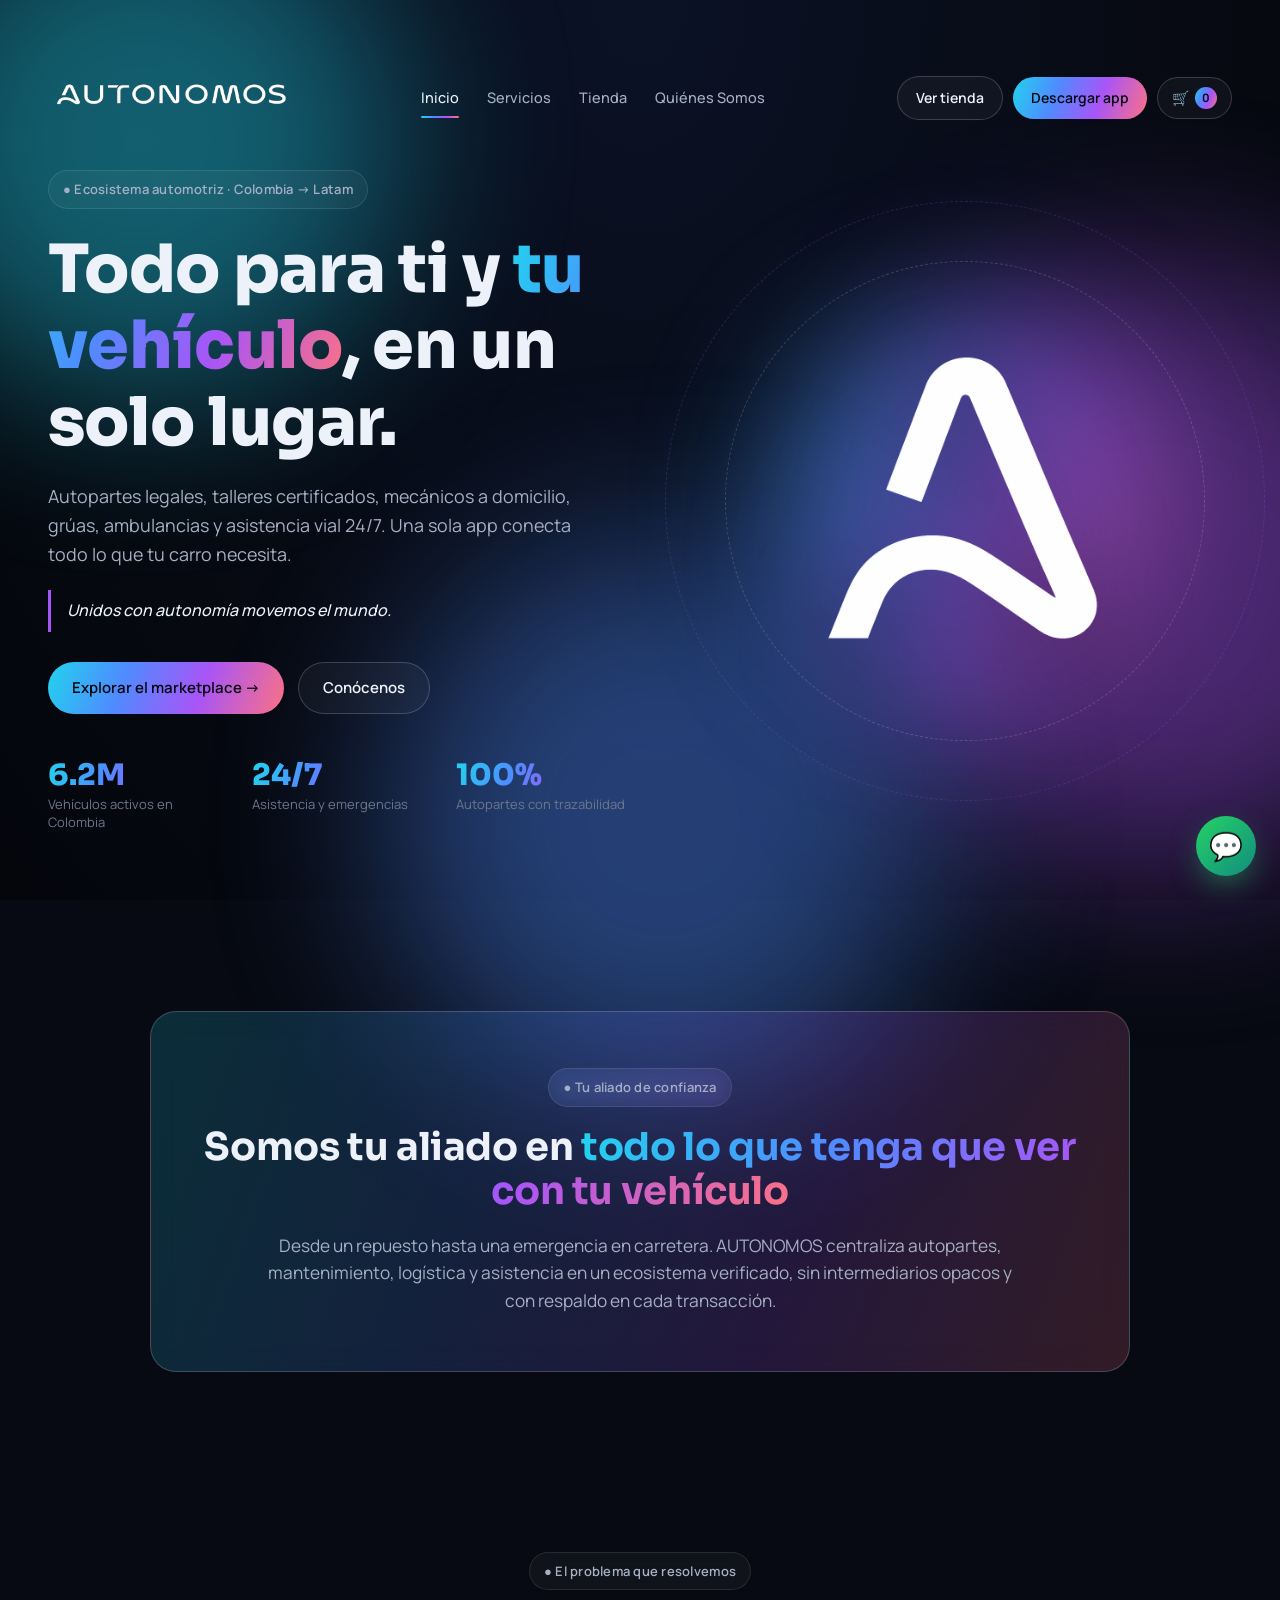
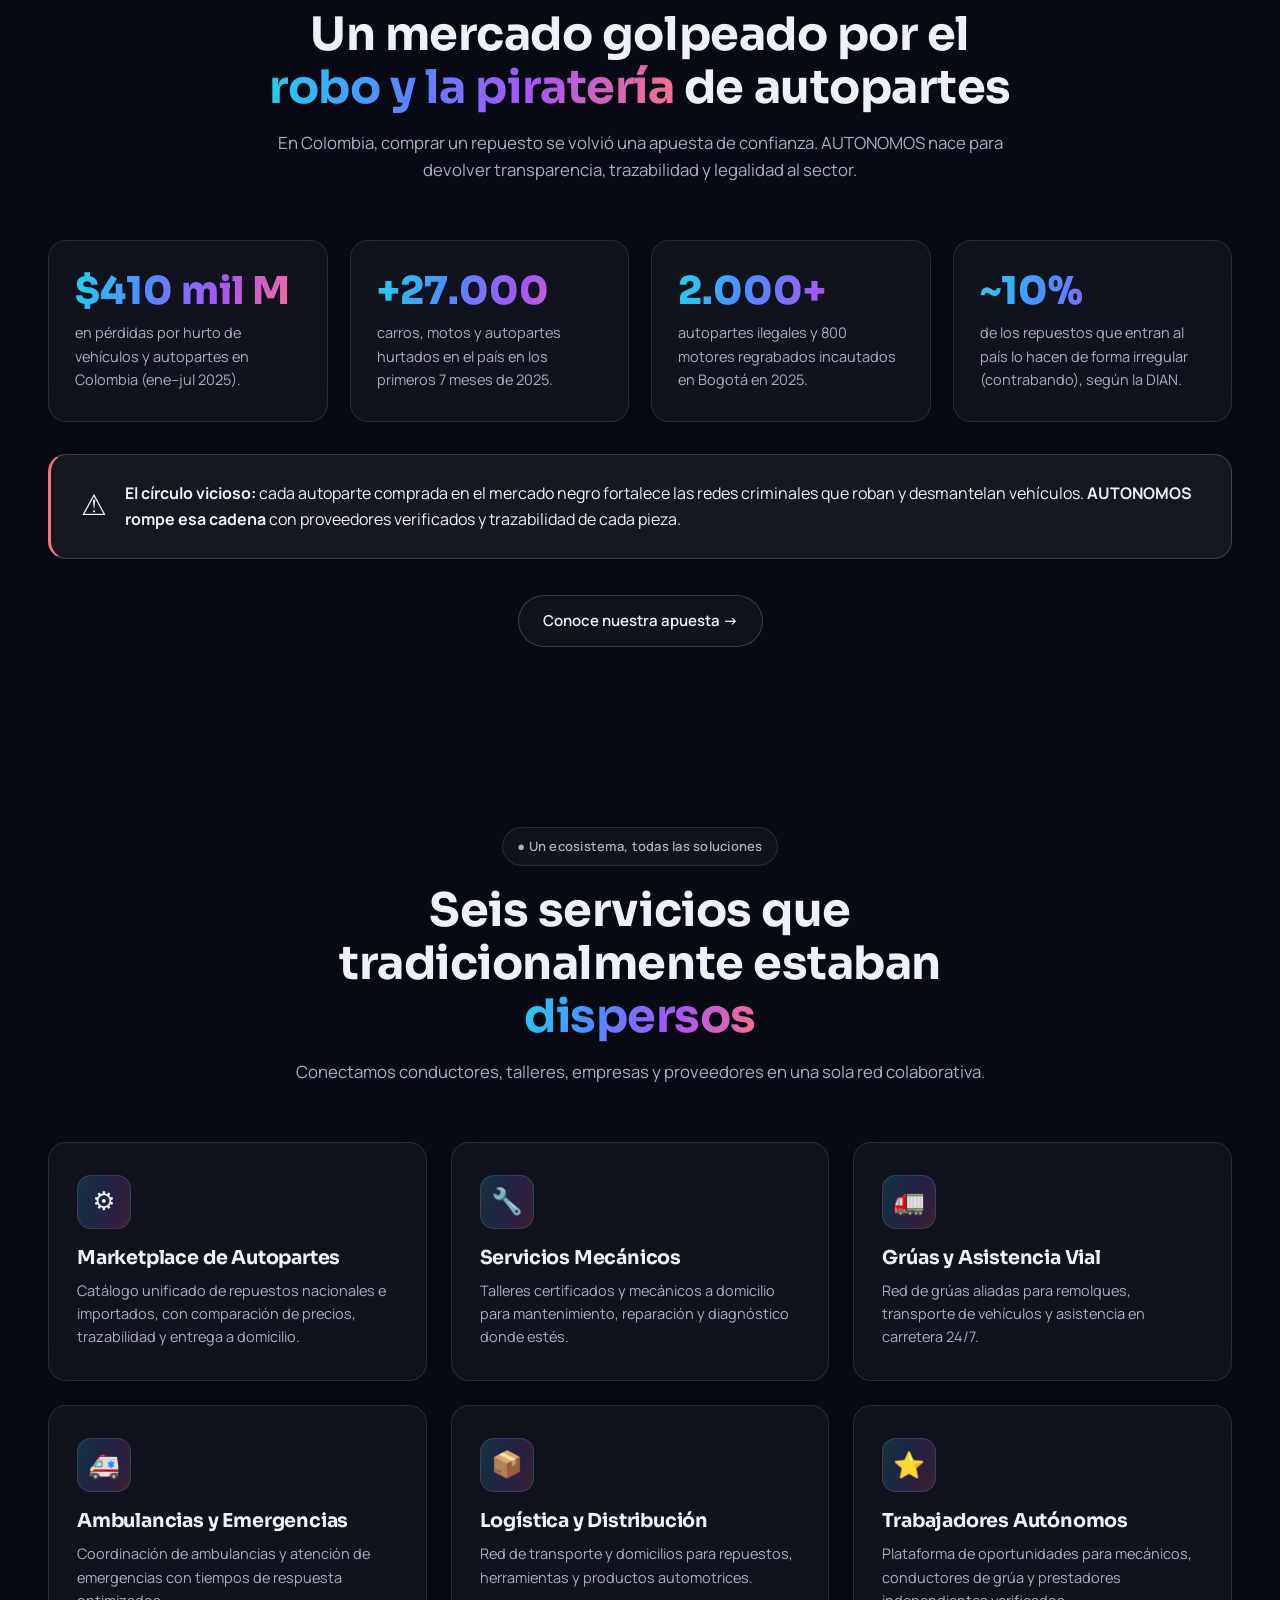
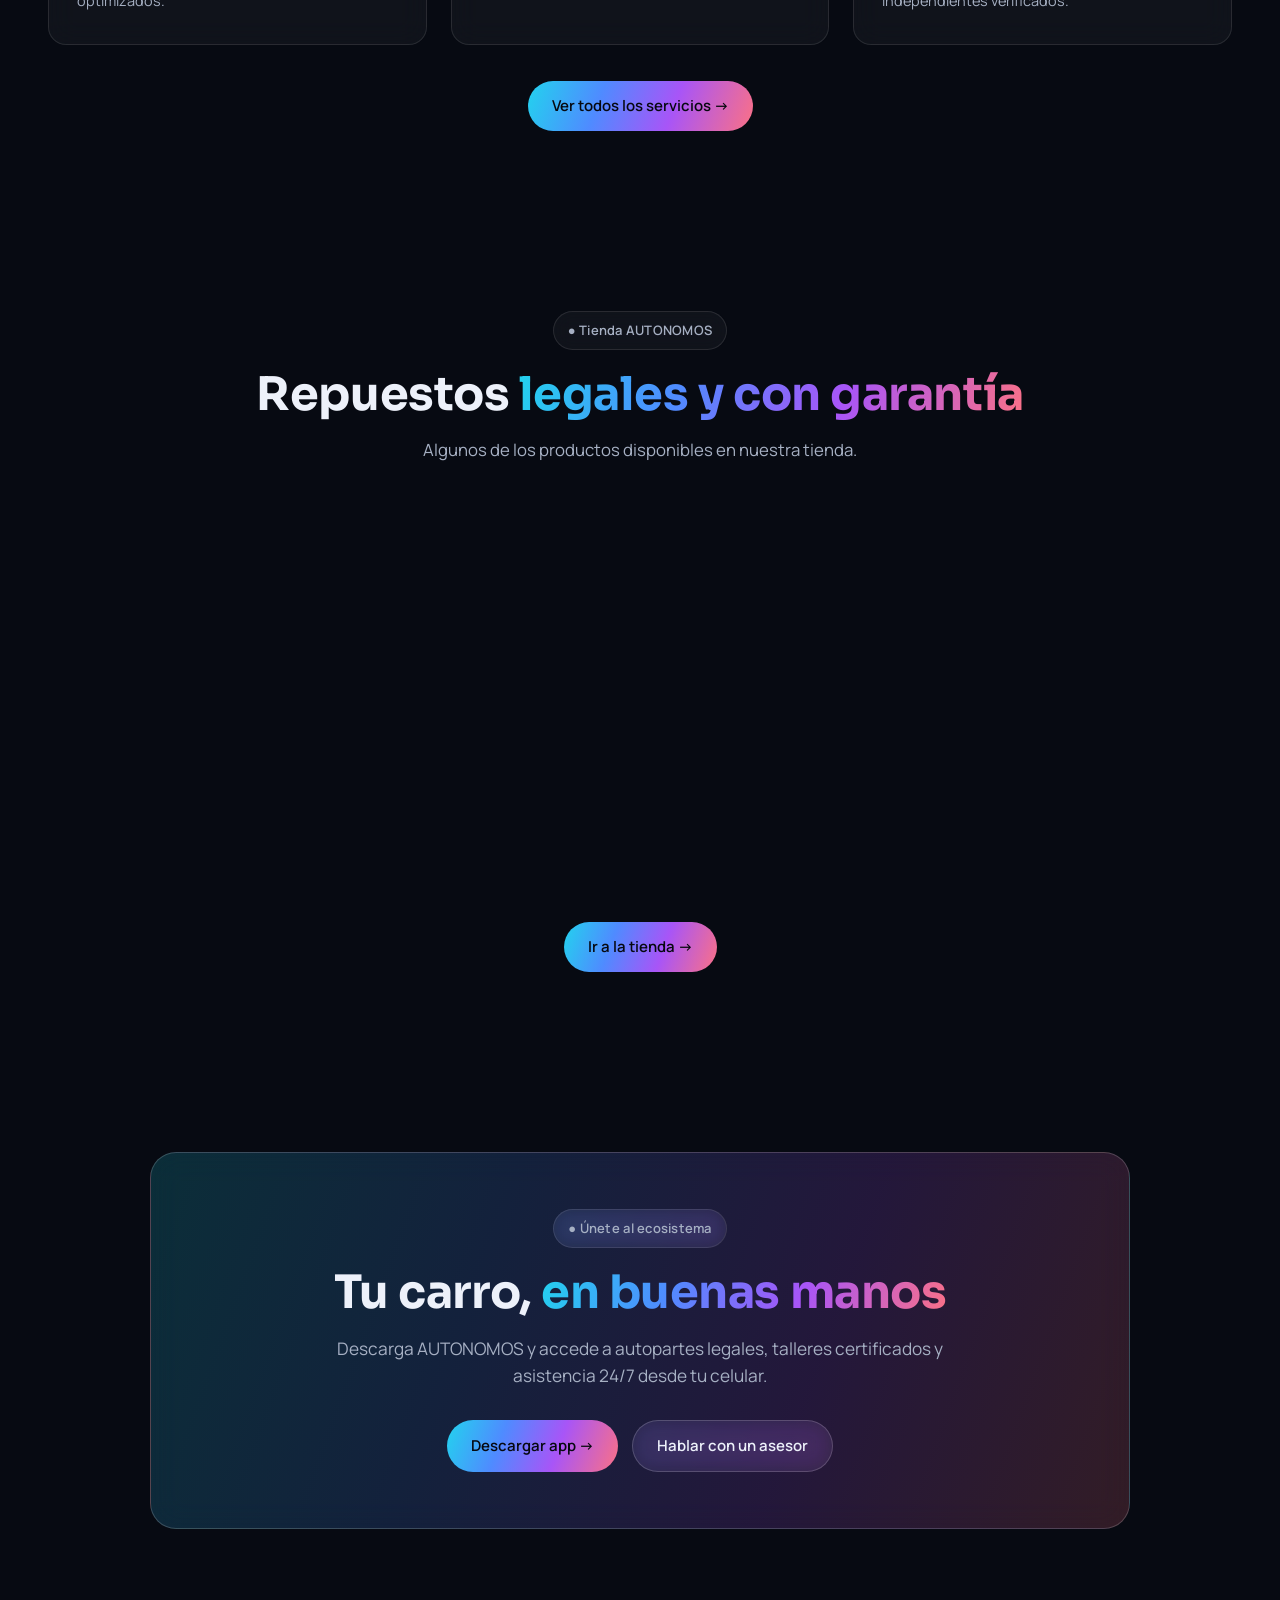
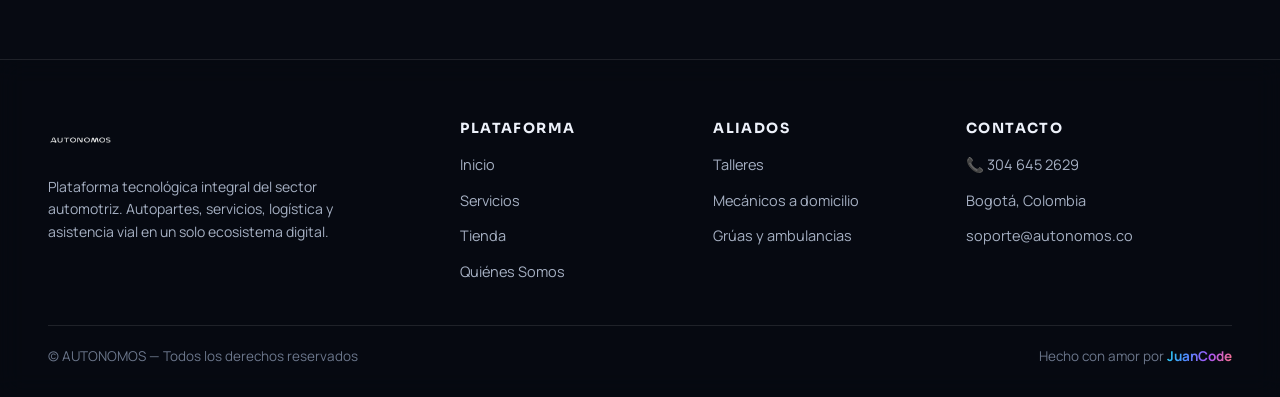
<file: index.html>
<!DOCTYPE html>
<html lang="es">
<head>
<meta charset="UTF-8" />
<meta name="viewport" content="width=device-width, initial-scale=1.0" />
<title>AUTONOMOS — Ecosistema automotriz: autopartes legales, talleres, grúas y asistencia 24/7</title>
<meta name="description" content="Plataforma tecnológica integral del sector automotriz colombiano. Autopartes legales, talleres certificados, mecánicos a domicilio, grúas, ambulancias y asistencia vial 24/7." />
<link rel="preconnect" href="https://fonts.googleapis.com">
<link rel="preconnect" href="https://fonts.gstatic.com" crossorigin>
<link href="https://fonts.googleapis.com/css2?family=Sora:wght@600;700;800&family=Manrope:wght@400;500;600;700&display=swap" rel="stylesheet">
<link rel="stylesheet" href="css/styles.css">
</head>
<body data-page="inicio">

<div class="bg-layer"></div>
<div class="bg-mesh"></div>
<div class="orb orb-1"></div>
<div class="orb orb-2"></div>
<div class="orb orb-3"></div>

<nav id="nav">
  <div class="nav-wrap">
    <a href="index.html" class="nav-logo">
      <img src="image/logo_largo.png" alt="AUTONOMOS" onerror="this.style.display='none'; this.nextElementSibling.style.display='inline-block';">
      <span class="fallback grad-text">AUTONOMOS</span>
    </a>
    <div class="nav-links">
      <a href="index.html" data-nav="inicio">Inicio</a>
      <a href="servicios.html" data-nav="servicios">Servicios</a>
      <a href="tienda.html" data-nav="tienda">Tienda</a>
      <a href="nosotros.html" data-nav="nosotros">Quiénes Somos</a>
    </div>
    <div class="nav-cta">
      <a href="tienda.html" class="btn btn-ghost">Ver tienda</a>
      <a href="#cta" class="btn btn-primary">Descargar app</a>
      <a href="tienda.html" class="cart-icon" aria-label="Carrito">🛒 <span class="cart-count" data-cart-count>0</span></a>
      <button class="hamburger" id="hamburger" aria-label="Menú"><span></span><span></span><span></span></button>
    </div>
  </div>
</nav>

<div class="mobile-menu" id="mobileMenu">
  <a href="index.html" data-nav="inicio">Inicio</a>
  <a href="servicios.html" data-nav="servicios">Servicios</a>
  <a href="tienda.html" data-nav="tienda">Tienda</a>
  <a href="nosotros.html" data-nav="nosotros">Quiénes Somos</a>
  <a href="#cta" class="btn btn-primary">Descargar app</a>
</div>

<!-- HERO -->
<section class="hero" id="inicio">
  <div class="container">
    <div class="hero-grid">
      <div class="hero-text reveal">
        <span class="eyebrow hero-eyebrow">● Ecosistema automotriz · Colombia → Latam</span>
        <h1>Todo para ti y <span class="grad-text">tu vehículo</span>, en un solo lugar.</h1>
        <p class="lead">Autopartes legales, talleres certificados, mecánicos a domicilio, grúas, ambulancias y asistencia vial 24/7. Una sola app conecta todo lo que tu carro necesita.</p>
        <p class="tagline">Unidos con autonomía movemos el mundo.</p>
        <div class="hero-cta">
          <a href="tienda.html" class="btn btn-primary">Explorar el marketplace →</a>
          <a href="nosotros.html" class="btn btn-ghost">Conócenos</a>
        </div>
        <div class="hero-stats">
          <div class="stat"><div class="stat-num">6.2M</div><div class="stat-label">Vehículos activos en Colombia</div></div>
          <div class="stat"><div class="stat-num">24/7</div><div class="stat-label">Asistencia y emergencias</div></div>
          <div class="stat"><div class="stat-num">100%</div><div class="stat-label">Autopartes con trazabilidad</div></div>
        </div>
      </div>
      <div class="hero-visual reveal">
        <div class="orbit orbit-1"></div>
        <div class="orbit orbit-2"></div>
        <div class="hero-glow"></div>
        <img src="image/logo.png" alt="AUTONOMOS" class="logo-float"
             onerror="this.style.display='none'; document.getElementById('heroFallback').style.display='block';">
        <div class="logo-fallback" id="heroFallback">
          <div class="big grad-text">AUTONOMOS</div>
          <div class="small">Coloca image/logo.png</div>
        </div>
      </div>
    </div>
  </div>
</section>

<!-- ALIADO -->
<section id="aliado">
  <div class="container">
    <div class="aliado-card reveal">
      <span class="eyebrow">● Tu aliado de confianza</span>
      <h3>Somos tu aliado en <span class="grad-text">todo lo que tenga que ver con tu vehículo</span></h3>
      <p>Desde un repuesto hasta una emergencia en carretera. AUTONOMOS centraliza autopartes, mantenimiento, logística y asistencia en un ecosistema verificado, sin intermediarios opacos y con respaldo en cada transacción.</p>
    </div>
  </div>
</section>

<!-- EL PROBLEMA -->
<section id="mercado">
  <div class="container">
    <div class="section-head reveal">
      <span class="eyebrow">● El problema que resolvemos</span>
      <h2>Un mercado golpeado por el <span class="grad-text">robo y la piratería</span> de autopartes</h2>
      <p>En Colombia, comprar un repuesto se volvió una apuesta de confianza. AUTONOMOS nace para devolver transparencia, trazabilidad y legalidad al sector.</p>
    </div>
    <div class="stat-grid">
      <div class="stat-card reveal"><div class="big">$410 mil M</div><div class="desc">en pérdidas por hurto de vehículos y autopartes en Colombia (ene–jul 2025).</div></div>
      <div class="stat-card reveal"><div class="big">+27.000</div><div class="desc">carros, motos y autopartes hurtados en el país en los primeros 7 meses de 2025.</div></div>
      <div class="stat-card reveal"><div class="big">2.000+</div><div class="desc">autopartes ilegales y 800 motores regrabados incautados en Bogotá en 2025.</div></div>
      <div class="stat-card reveal"><div class="big">~10%</div><div class="desc">de los repuestos que entran al país lo hacen de forma irregular (contrabando), según la DIAN.</div></div>
    </div>
    <div class="warn-card reveal">
      <div class="ico">⚠️</div>
      <p><strong>El círculo vicioso:</strong> cada autoparte comprada en el mercado negro fortalece las redes criminales que roban y desmantelan vehículos. <strong>AUTONOMOS rompe esa cadena</strong> con proveedores verificados y trazabilidad de cada pieza.</p>
    </div>
    <div class="center-cta reveal">
      <a href="nosotros.html" class="btn btn-ghost">Conoce nuestra apuesta →</a>
    </div>
  </div>
</section>

<!-- SERVICIOS resumen -->
<section id="servicios">
  <div class="container">
    <div class="section-head reveal">
      <span class="eyebrow">● Un ecosistema, todas las soluciones</span>
      <h2>Seis servicios que tradicionalmente estaban <span class="grad-text">dispersos</span></h2>
      <p>Conectamos conductores, talleres, empresas y proveedores en una sola red colaborativa.</p>
    </div>
    <div class="svc-grid">
      <div class="svc-card reveal"><div class="svc-ico">⚙️</div><h3>Marketplace de Autopartes</h3><p>Catálogo unificado de repuestos nacionales e importados, con comparación de precios, trazabilidad y entrega a domicilio.</p></div>
      <div class="svc-card reveal"><div class="svc-ico">🔧</div><h3>Servicios Mecánicos</h3><p>Talleres certificados y mecánicos a domicilio para mantenimiento, reparación y diagnóstico donde estés.</p></div>
      <div class="svc-card reveal"><div class="svc-ico">🚛</div><h3>Grúas y Asistencia Vial</h3><p>Red de grúas aliadas para remolques, transporte de vehículos y asistencia en carretera 24/7.</p></div>
      <div class="svc-card reveal"><div class="svc-ico">🚑</div><h3>Ambulancias y Emergencias</h3><p>Coordinación de ambulancias y atención de emergencias con tiempos de respuesta optimizados.</p></div>
      <div class="svc-card reveal"><div class="svc-ico">📦</div><h3>Logística y Distribución</h3><p>Red de transporte y domicilios para repuestos, herramientas y productos automotrices.</p></div>
      <div class="svc-card reveal"><div class="svc-ico">⭐</div><h3>Trabajadores Autónomos</h3><p>Plataforma de oportunidades para mecánicos, conductores de grúa y prestadores independientes verificados.</p></div>
    </div>
    <div class="center-cta reveal">
      <a href="servicios.html" class="btn btn-primary">Ver todos los servicios →</a>
    </div>
  </div>
</section>

<!-- PRODUCTOS DESTACADOS -->
<section id="destacados">
  <div class="container">
    <div class="section-head reveal">
      <span class="eyebrow">● Tienda AUTONOMOS</span>
      <h2>Repuestos <span class="grad-text">legales y con garantía</span></h2>
      <p>Algunos de los productos disponibles en nuestra tienda.</p>
    </div>
    <div class="prod-grid" id="featuredGrid"></div>
    <div class="center-cta reveal">
      <a href="tienda.html" class="btn btn-primary">Ir a la tienda →</a>
    </div>
  </div>
</section>

<!-- CTA FINAL -->
<section id="cta">
  <div class="container">
    <div class="cta-card reveal">
      <span class="eyebrow">● Únete al ecosistema</span>
      <h2>Tu carro, <span class="grad-text">en buenas manos</span></h2>
      <p>Descarga AUTONOMOS y accede a autopartes legales, talleres certificados y asistencia 24/7 desde tu celular.</p>
      <div class="row">
        <a href="#" class="btn btn-primary">Descargar app →</a>
        <a href="https://wa.me/573046452629" target="_blank" rel="noopener" class="btn btn-ghost">Hablar con un asesor</a>
      </div>
    </div>
  </div>
</section>

<footer>
  <div class="container">
    <div class="foot-grid">
      <div class="foot-col foot-brand">
        <img src="image/logo_largo.png" alt="AUTONOMOS" onerror="this.style.display='none'; this.nextElementSibling.style.display='inline-block';">
        <span class="fallback grad-text">AUTONOMOS</span>
        <p>Plataforma tecnológica integral del sector automotriz. Autopartes, servicios, logística y asistencia vial en un solo ecosistema digital.</p>
      </div>
      <div class="foot-col"><h4>Plataforma</h4><ul>
        <li><a href="index.html">Inicio</a></li>
        <li><a href="servicios.html">Servicios</a></li>
        <li><a href="tienda.html">Tienda</a></li>
        <li><a href="nosotros.html">Quiénes Somos</a></li>
      </ul></div>
      <div class="foot-col"><h4>Aliados</h4><ul>
        <li><a href="servicios.html">Talleres</a></li>
        <li><a href="servicios.html">Mecánicos a domicilio</a></li>
        <li><a href="servicios.html">Grúas y ambulancias</a></li>
      </ul></div>
      <div class="foot-col"><h4>Contacto</h4><ul>
        <li><a href="https://wa.me/573046452629" target="_blank" rel="noopener">📞 304 645 2629</a></li>
        <li><a href="#">Bogotá, Colombia</a></li>
        <li><a href="mailto:soporte@autonomos.co">soporte@autonomos.co</a></li>
      </ul></div>
    </div>
    <div class="foot-bar">
      <div>© AUTONOMOS — Todos los derechos reservados</div>
      <div>Hecho con amor por <span class="grad-text" style="font-weight:700;">JuanCode</span></div>
    </div>
  </div>
</footer>

<a href="https://wa.me/573046452629" target="_blank" rel="noopener" class="wa-float" aria-label="WhatsApp">💬</a>

<script src="js/data.js"></script>
<script src="js/cart.js"></script>
<script src="js/main.js"></script>
<script>
// Productos destacados (4 primeros)
(function(){
  const grid = document.getElementById('featuredGrid');
  if (!grid || !window.PRODUCTS) return;
  const items = window.PRODUCTS.slice(0, 4);
  grid.innerHTML = items.map(p => `
    <a href="producto.html?id=${p.id}" class="prod-card reveal">
      <div class="prod-media">
        <span class="prod-badge">✓ Legal</span>
        <span class="emoji">${p.e}</span>
      </div>
      <div class="prod-body">
        <div class="prod-cat">${p.cat}</div>
        <div class="prod-name">${p.n}</div>
        <div class="prod-desc">${p.d}</div>
        <div class="prod-foot">
          <div class="prod-price">${window.formatCOP(p.p)}</div>
          <button class="btn-add" data-id="${p.id}">Agregar +</button>
        </div>
      </div>
    </a>
  `).join('');

  grid.querySelectorAll('.btn-add').forEach(btn => {
    btn.addEventListener('click', (e) => {
      e.preventDefault(); e.stopPropagation();
      window.addToCart(btn.dataset.id);
      const orig = btn.textContent;
      btn.textContent = 'Agregado ✓';
      btn.classList.add('added');
      setTimeout(() => { btn.textContent = orig; btn.classList.remove('added'); }, 900);
    });
  });
})();
</script>
</body>
</html>
</file>
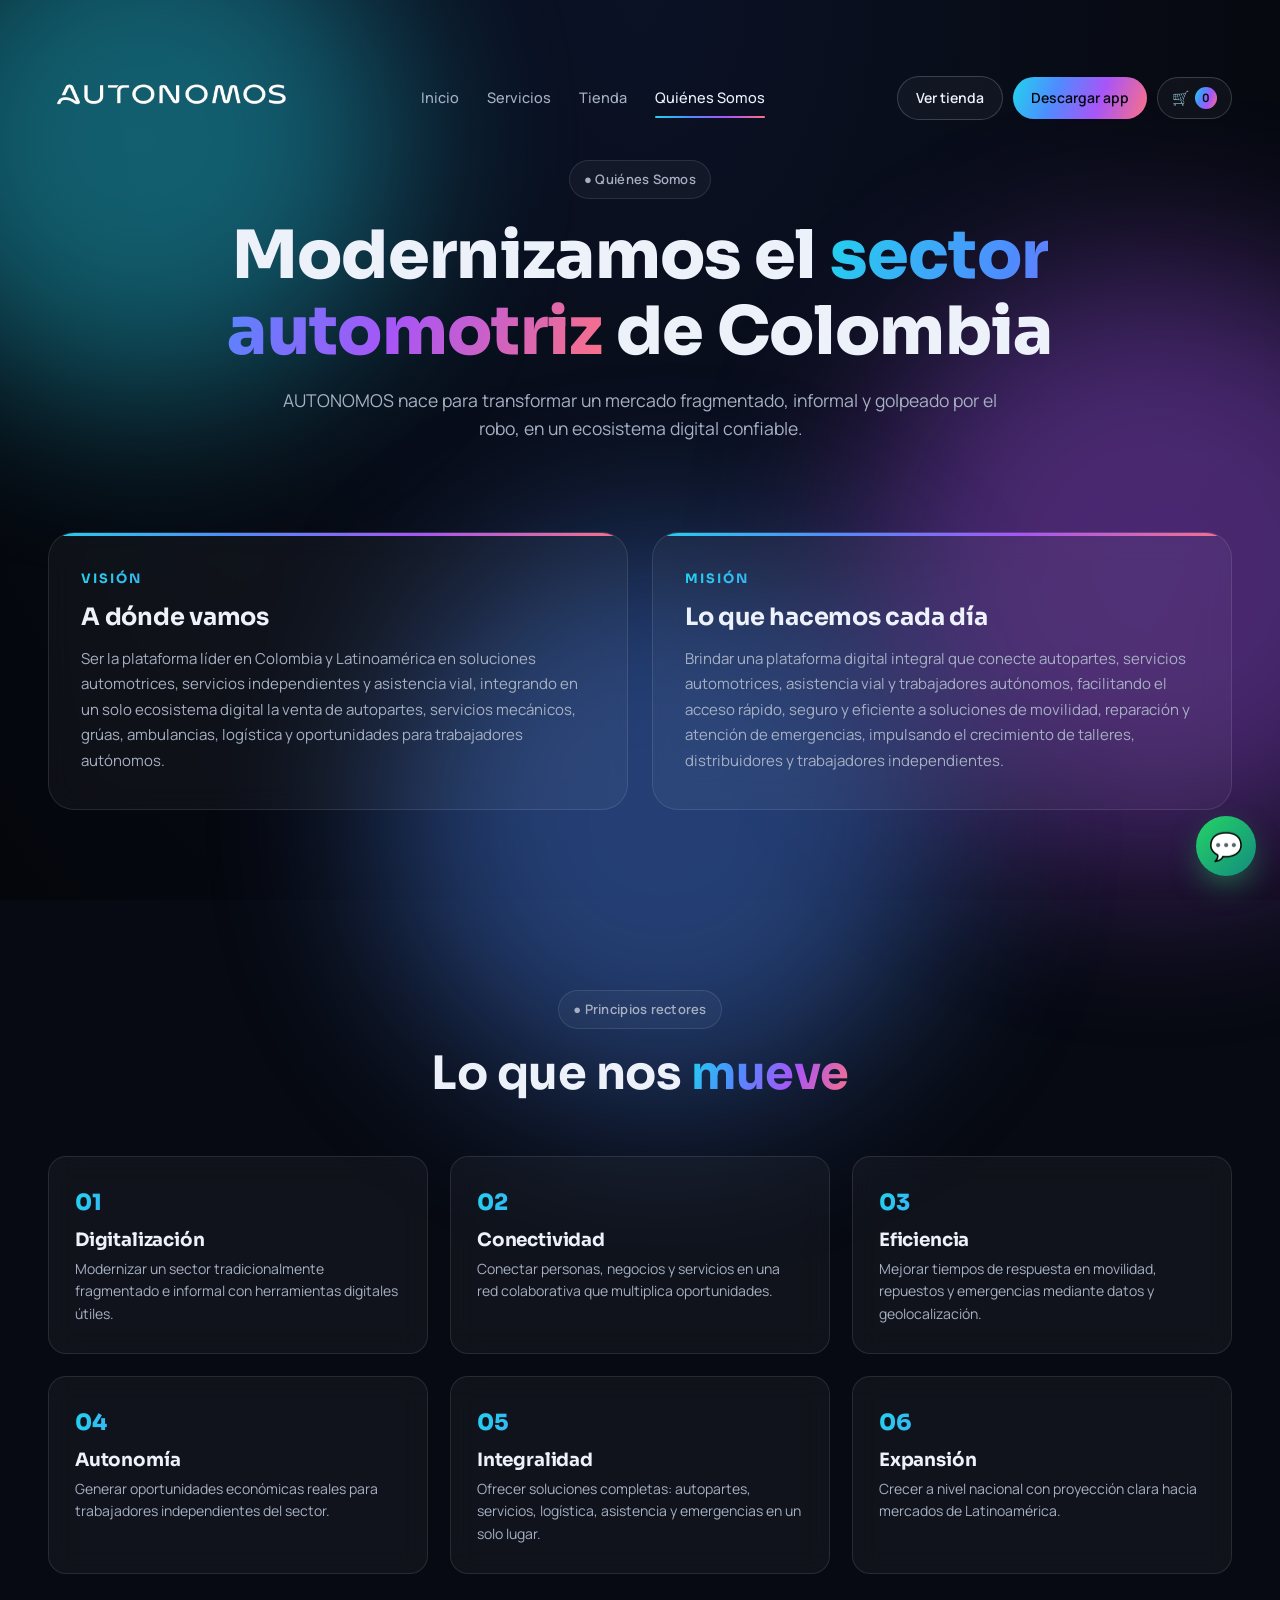
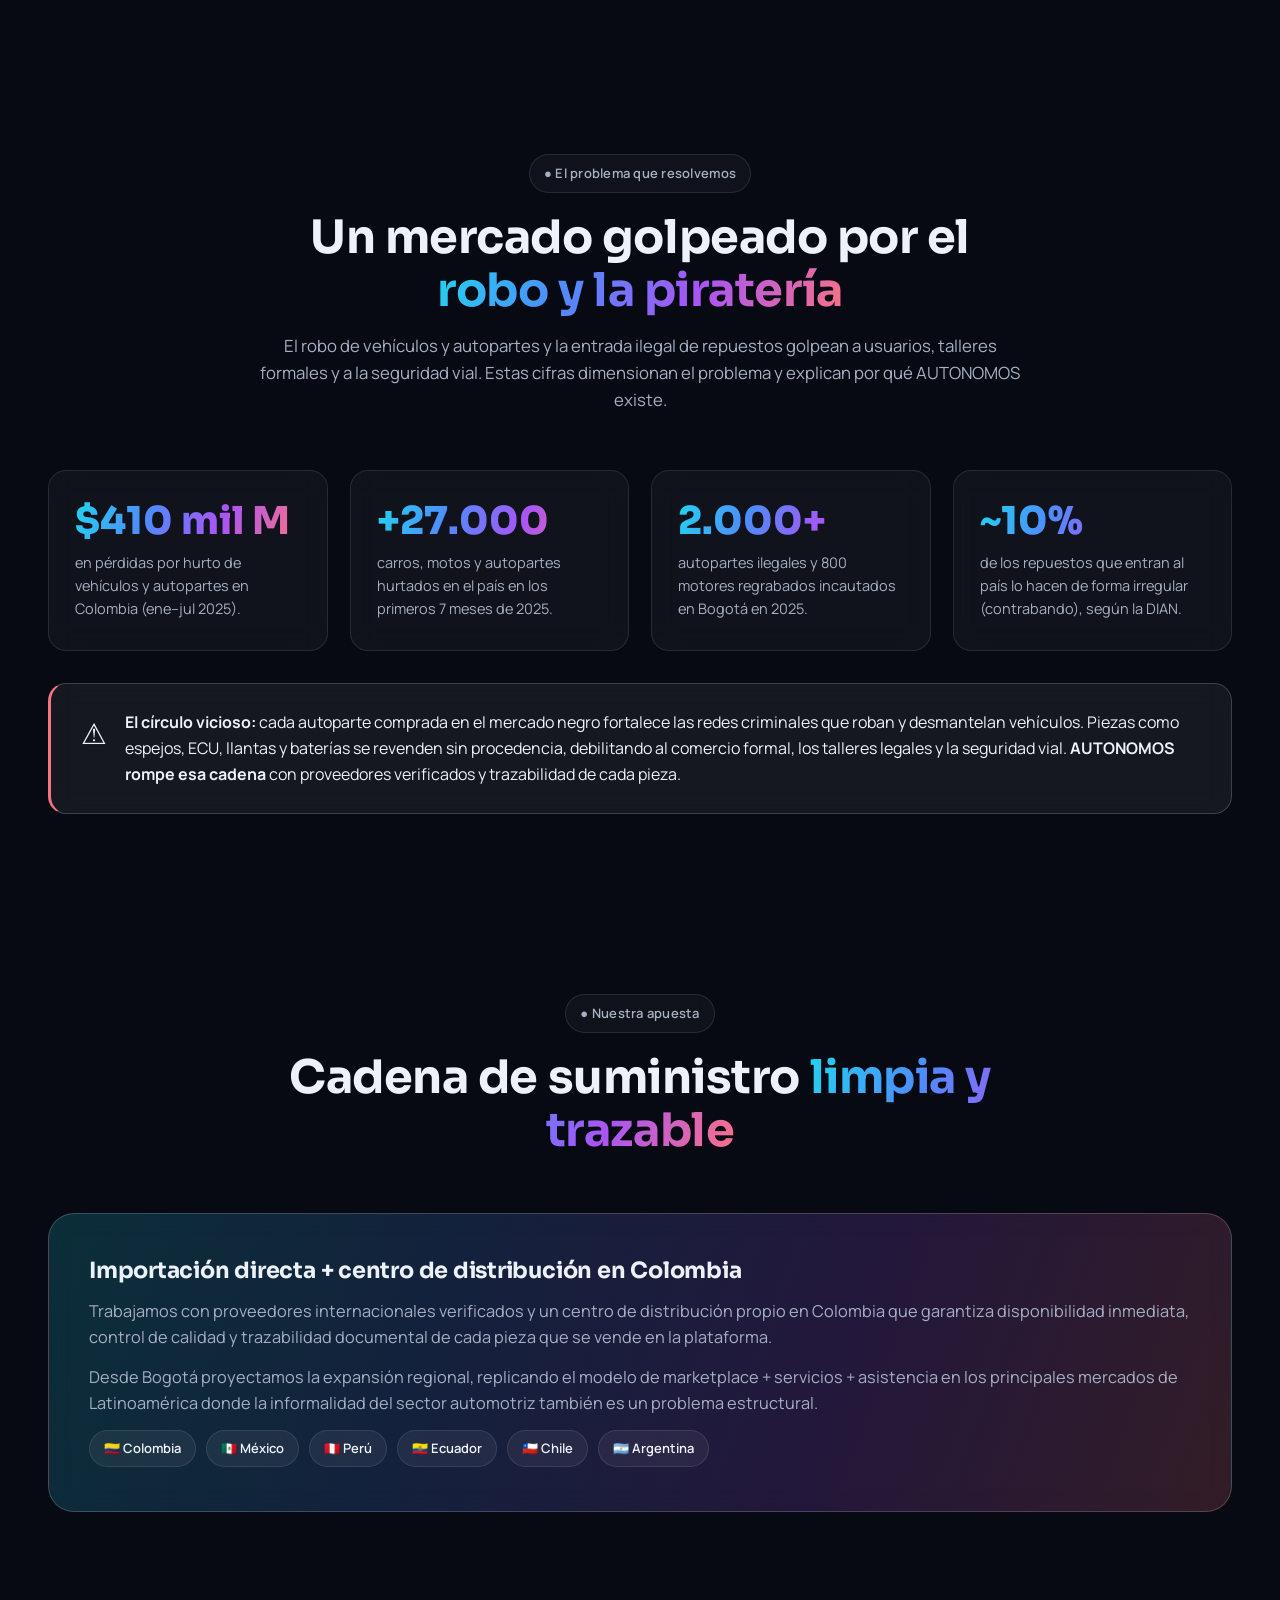
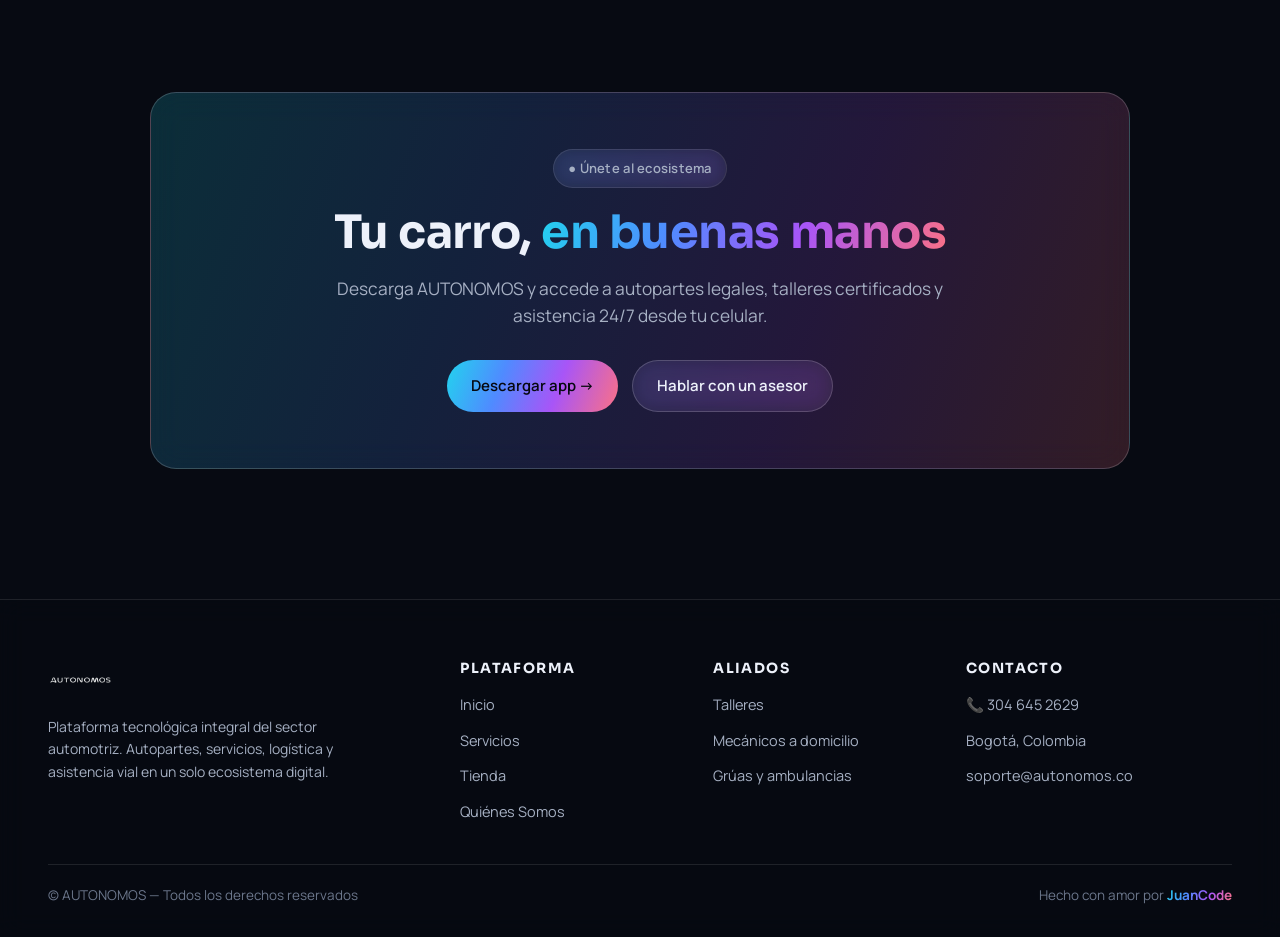
<file: nosotros.html>
<!DOCTYPE html>
<html lang="es">
<head>
<meta charset="UTF-8" />
<meta name="viewport" content="width=device-width, initial-scale=1.0" />
<title>Quiénes Somos — AUTONOMOS</title>
<meta name="description" content="AUTONOMOS modernizamos el sector automotriz colombiano: misión, visión, principios y apuesta de país." />
<link rel="preconnect" href="https://fonts.googleapis.com">
<link rel="preconnect" href="https://fonts.gstatic.com" crossorigin>
<link href="https://fonts.googleapis.com/css2?family=Sora:wght@600;700;800&family=Manrope:wght@400;500;600;700&display=swap" rel="stylesheet">
<link rel="stylesheet" href="css/styles.css">
</head>
<body data-page="nosotros">

<div class="bg-layer"></div>
<div class="bg-mesh"></div>
<div class="orb orb-1"></div>
<div class="orb orb-2"></div>
<div class="orb orb-3"></div>

<nav id="nav">
  <div class="nav-wrap">
    <a href="index.html" class="nav-logo">
      <img src="image/logo_largo.png" alt="AUTONOMOS" onerror="this.style.display='none'; this.nextElementSibling.style.display='inline-block';">
      <span class="fallback grad-text">AUTONOMOS</span>
    </a>
    <div class="nav-links">
      <a href="index.html" data-nav="inicio">Inicio</a>
      <a href="servicios.html" data-nav="servicios">Servicios</a>
      <a href="tienda.html" data-nav="tienda">Tienda</a>
      <a href="nosotros.html" data-nav="nosotros">Quiénes Somos</a>
    </div>
    <div class="nav-cta">
      <a href="tienda.html" class="btn btn-ghost">Ver tienda</a>
      <a href="#cta" class="btn btn-primary">Descargar app</a>
      <a href="tienda.html" class="cart-icon" aria-label="Carrito">🛒 <span class="cart-count" data-cart-count>0</span></a>
      <button class="hamburger" id="hamburger" aria-label="Menú"><span></span><span></span><span></span></button>
    </div>
  </div>
</nav>

<div class="mobile-menu" id="mobileMenu">
  <a href="index.html" data-nav="inicio">Inicio</a>
  <a href="servicios.html" data-nav="servicios">Servicios</a>
  <a href="tienda.html" data-nav="tienda">Tienda</a>
  <a href="nosotros.html" data-nav="nosotros">Quiénes Somos</a>
  <a href="#cta" class="btn btn-primary">Descargar app</a>
</div>

<section class="page-hero">
  <div class="container">
    <span class="eyebrow reveal">● Quiénes Somos</span>
    <h1 class="reveal">Modernizamos el <span class="grad-text">sector automotriz</span> de Colombia</h1>
    <p class="reveal">AUTONOMOS nace para transformar un mercado fragmentado, informal y golpeado por el robo, en un ecosistema digital confiable.</p>
  </div>
</section>

<section id="mision-vision" style="padding-top:20px;">
  <div class="container">
    <div class="mv-grid">
      <div class="mv-card reveal">
        <div class="label">Visión</div>
        <h3>A dónde vamos</h3>
        <p>Ser la plataforma líder en Colombia y Latinoamérica en soluciones automotrices, servicios independientes y asistencia vial, integrando en un solo ecosistema digital la venta de autopartes, servicios mecánicos, grúas, ambulancias, logística y oportunidades para trabajadores autónomos.</p>
      </div>
      <div class="mv-card reveal">
        <div class="label">Misión</div>
        <h3>Lo que hacemos cada día</h3>
        <p>Brindar una plataforma digital integral que conecte autopartes, servicios automotrices, asistencia vial y trabajadores autónomos, facilitando el acceso rápido, seguro y eficiente a soluciones de movilidad, reparación y atención de emergencias, impulsando el crecimiento de talleres, distribuidores y trabajadores independientes.</p>
      </div>
    </div>
  </div>
</section>

<section id="principios">
  <div class="container">
    <div class="section-head reveal">
      <span class="eyebrow">● Principios rectores</span>
      <h2>Lo que nos <span class="grad-text">mueve</span></h2>
    </div>
    <div class="principios-grid">
      <div class="principio-card reveal"><div class="num">01</div><h3>Digitalización</h3><p>Modernizar un sector tradicionalmente fragmentado e informal con herramientas digitales útiles.</p></div>
      <div class="principio-card reveal"><div class="num">02</div><h3>Conectividad</h3><p>Conectar personas, negocios y servicios en una red colaborativa que multiplica oportunidades.</p></div>
      <div class="principio-card reveal"><div class="num">03</div><h3>Eficiencia</h3><p>Mejorar tiempos de respuesta en movilidad, repuestos y emergencias mediante datos y geolocalización.</p></div>
      <div class="principio-card reveal"><div class="num">04</div><h3>Autonomía</h3><p>Generar oportunidades económicas reales para trabajadores independientes del sector.</p></div>
      <div class="principio-card reveal"><div class="num">05</div><h3>Integralidad</h3><p>Ofrecer soluciones completas: autopartes, servicios, logística, asistencia y emergencias en un solo lugar.</p></div>
      <div class="principio-card reveal"><div class="num">06</div><h3>Expansión</h3><p>Crecer a nivel nacional con proyección clara hacia mercados de Latinoamérica.</p></div>
    </div>
  </div>
</section>

<section id="mercado-amp">
  <div class="container">
    <div class="section-head reveal">
      <span class="eyebrow">● El problema que resolvemos</span>
      <h2>Un mercado golpeado por el <span class="grad-text">robo y la piratería</span></h2>
      <p>El robo de vehículos y autopartes y la entrada ilegal de repuestos golpean a usuarios, talleres formales y a la seguridad vial. Estas cifras dimensionan el problema y explican por qué AUTONOMOS existe.</p>
    </div>
    <div class="stat-grid">
      <div class="stat-card reveal"><div class="big">$410 mil M</div><div class="desc">en pérdidas por hurto de vehículos y autopartes en Colombia (ene–jul 2025).</div></div>
      <div class="stat-card reveal"><div class="big">+27.000</div><div class="desc">carros, motos y autopartes hurtados en el país en los primeros 7 meses de 2025.</div></div>
      <div class="stat-card reveal"><div class="big">2.000+</div><div class="desc">autopartes ilegales y 800 motores regrabados incautados en Bogotá en 2025.</div></div>
      <div class="stat-card reveal"><div class="big">~10%</div><div class="desc">de los repuestos que entran al país lo hacen de forma irregular (contrabando), según la DIAN.</div></div>
    </div>
    <div class="warn-card reveal">
      <div class="ico">⚠️</div>
      <p><strong>El círculo vicioso:</strong> cada autoparte comprada en el mercado negro fortalece las redes criminales que roban y desmantelan vehículos. Piezas como espejos, ECU, llantas y baterías se revenden sin procedencia, debilitando al comercio formal, los talleres legales y la seguridad vial. <strong>AUTONOMOS rompe esa cadena</strong> con proveedores verificados y trazabilidad de cada pieza.</p>
    </div>
  </div>
</section>

<section id="apuesta">
  <div class="container">
    <div class="section-head reveal">
      <span class="eyebrow">● Nuestra apuesta</span>
      <h2>Cadena de suministro <span class="grad-text">limpia y trazable</span></h2>
    </div>
    <div class="expand-card reveal">
      <h3>Importación directa + centro de distribución en Colombia</h3>
      <p>Trabajamos con proveedores internacionales verificados y un centro de distribución propio en Colombia que garantiza disponibilidad inmediata, control de calidad y trazabilidad documental de cada pieza que se vende en la plataforma.</p>
      <p>Desde Bogotá proyectamos la expansión regional, replicando el modelo de marketplace + servicios + asistencia en los principales mercados de Latinoamérica donde la informalidad del sector automotriz también es un problema estructural.</p>
      <div class="flags">
        <span class="flag-chip">🇨🇴 Colombia</span>
        <span class="flag-chip">🇲🇽 México</span>
        <span class="flag-chip">🇵🇪 Perú</span>
        <span class="flag-chip">🇪🇨 Ecuador</span>
        <span class="flag-chip">🇨🇱 Chile</span>
        <span class="flag-chip">🇦🇷 Argentina</span>
      </div>
    </div>
  </div>
</section>

<section id="cta">
  <div class="container">
    <div class="cta-card reveal">
      <span class="eyebrow">● Únete al ecosistema</span>
      <h2>Tu carro, <span class="grad-text">en buenas manos</span></h2>
      <p>Descarga AUTONOMOS y accede a autopartes legales, talleres certificados y asistencia 24/7 desde tu celular.</p>
      <div class="row">
        <a href="#" class="btn btn-primary">Descargar app →</a>
        <a href="https://wa.me/573046452629" target="_blank" rel="noopener" class="btn btn-ghost">Hablar con un asesor</a>
      </div>
    </div>
  </div>
</section>

<footer>
  <div class="container">
    <div class="foot-grid">
      <div class="foot-col foot-brand">
        <img src="image/logo_largo.png" alt="AUTONOMOS" onerror="this.style.display='none'; this.nextElementSibling.style.display='inline-block';">
        <span class="fallback grad-text">AUTONOMOS</span>
        <p>Plataforma tecnológica integral del sector automotriz. Autopartes, servicios, logística y asistencia vial en un solo ecosistema digital.</p>
      </div>
      <div class="foot-col"><h4>Plataforma</h4><ul>
        <li><a href="index.html">Inicio</a></li>
        <li><a href="servicios.html">Servicios</a></li>
        <li><a href="tienda.html">Tienda</a></li>
        <li><a href="nosotros.html">Quiénes Somos</a></li>
      </ul></div>
      <div class="foot-col"><h4>Aliados</h4><ul>
        <li><a href="servicios.html">Talleres</a></li>
        <li><a href="servicios.html">Mecánicos a domicilio</a></li>
        <li><a href="servicios.html">Grúas y ambulancias</a></li>
      </ul></div>
      <div class="foot-col"><h4>Contacto</h4><ul>
        <li><a href="https://wa.me/573046452629" target="_blank" rel="noopener">📞 304 645 2629</a></li>
        <li><a href="#">Bogotá, Colombia</a></li>
        <li><a href="mailto:soporte@autonomos.co">soporte@autonomos.co</a></li>
      </ul></div>
    </div>
    <div class="foot-bar">
      <div>© AUTONOMOS — Todos los derechos reservados</div>
      <div>Hecho con amor por <span class="grad-text" style="font-weight:700;">JuanCode</span></div>
    </div>
  </div>
</footer>

<a href="https://wa.me/573046452629" target="_blank" rel="noopener" class="wa-float" aria-label="WhatsApp">💬</a>

<script src="js/data.js"></script>
<script src="js/cart.js"></script>
<script src="js/main.js"></script>
</body>
</html>
</file>
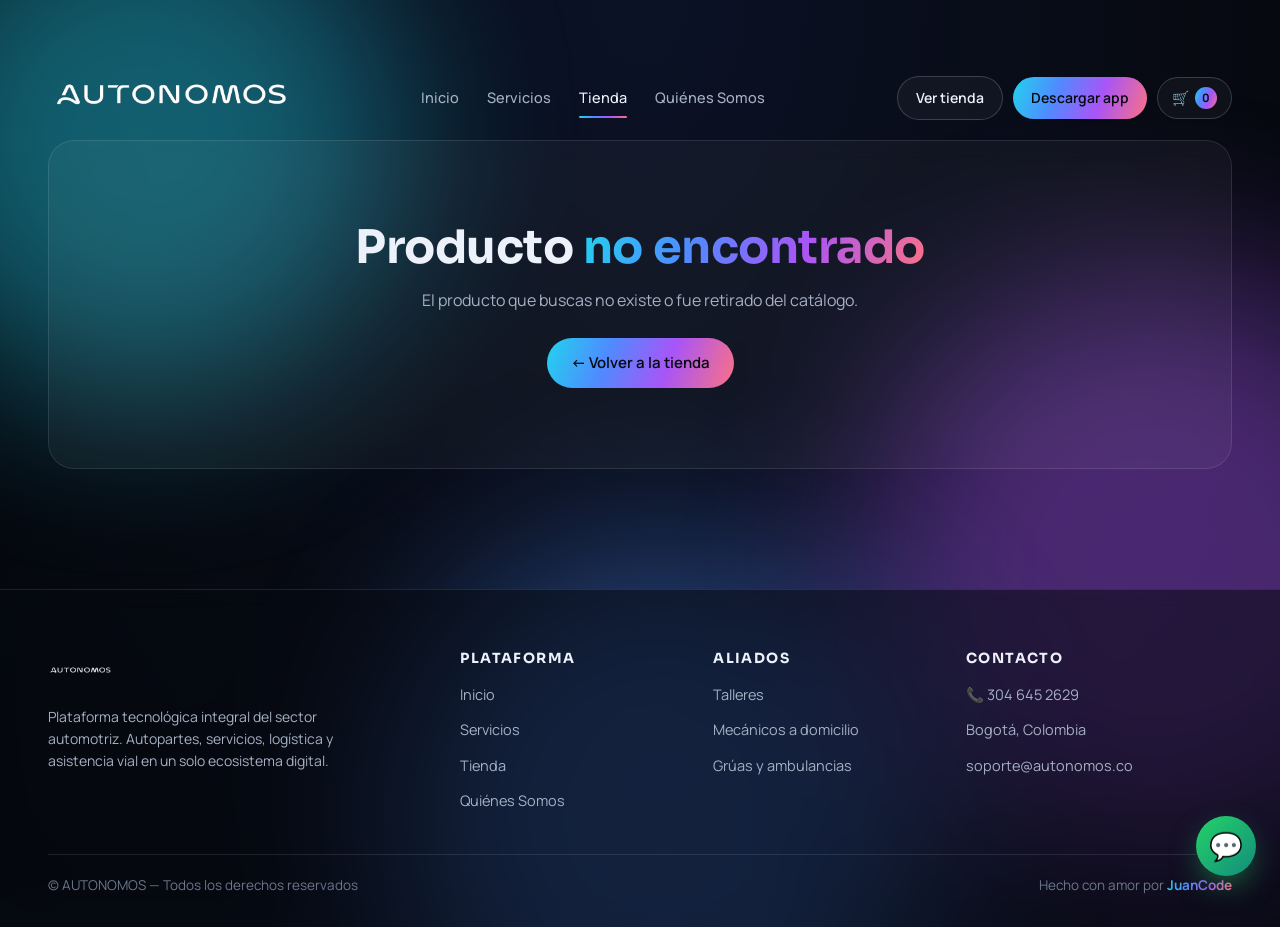
<file: producto.html>
<!DOCTYPE html>
<html lang="es">
<head>
<meta charset="UTF-8" />
<meta name="viewport" content="width=device-width, initial-scale=1.0" />
<title>Producto — AUTONOMOS</title>
<meta name="description" content="Detalle de producto AUTONOMOS: especificaciones, precio y compra." />
<link rel="preconnect" href="https://fonts.googleapis.com">
<link rel="preconnect" href="https://fonts.gstatic.com" crossorigin>
<link href="https://fonts.googleapis.com/css2?family=Sora:wght@600;700;800&family=Manrope:wght@400;500;600;700&display=swap" rel="stylesheet">
<link rel="stylesheet" href="css/styles.css">
</head>
<body data-page="tienda">

<div class="bg-layer"></div>
<div class="bg-mesh"></div>
<div class="orb orb-1"></div>
<div class="orb orb-2"></div>
<div class="orb orb-3"></div>

<nav id="nav">
  <div class="nav-wrap">
    <a href="index.html" class="nav-logo">
      <img src="image/logo_largo.png" alt="AUTONOMOS" onerror="this.style.display='none'; this.nextElementSibling.style.display='inline-block';">
      <span class="fallback grad-text">AUTONOMOS</span>
    </a>
    <div class="nav-links">
      <a href="index.html" data-nav="inicio">Inicio</a>
      <a href="servicios.html" data-nav="servicios">Servicios</a>
      <a href="tienda.html" data-nav="tienda">Tienda</a>
      <a href="nosotros.html" data-nav="nosotros">Quiénes Somos</a>
    </div>
    <div class="nav-cta">
      <a href="tienda.html" class="btn btn-ghost">Ver tienda</a>
      <a href="#" class="btn btn-primary">Descargar app</a>
      <a href="tienda.html" class="cart-icon" aria-label="Carrito">🛒 <span class="cart-count" data-cart-count>0</span></a>
      <button class="hamburger" id="hamburger" aria-label="Menú"><span></span><span></span><span></span></button>
    </div>
  </div>
</nav>

<div class="mobile-menu" id="mobileMenu">
  <a href="index.html" data-nav="inicio">Inicio</a>
  <a href="servicios.html" data-nav="servicios">Servicios</a>
  <a href="tienda.html" data-nav="tienda">Tienda</a>
  <a href="nosotros.html" data-nav="nosotros">Quiénes Somos</a>
</div>

<section class="product-page">
  <div class="container" id="productRoot"></div>
</section>

<footer>
  <div class="container">
    <div class="foot-grid">
      <div class="foot-col foot-brand">
        <img src="image/logo_largo.png" alt="AUTONOMOS" onerror="this.style.display='none'; this.nextElementSibling.style.display='inline-block';">
        <span class="fallback grad-text">AUTONOMOS</span>
        <p>Plataforma tecnológica integral del sector automotriz. Autopartes, servicios, logística y asistencia vial en un solo ecosistema digital.</p>
      </div>
      <div class="foot-col"><h4>Plataforma</h4><ul>
        <li><a href="index.html">Inicio</a></li>
        <li><a href="servicios.html">Servicios</a></li>
        <li><a href="tienda.html">Tienda</a></li>
        <li><a href="nosotros.html">Quiénes Somos</a></li>
      </ul></div>
      <div class="foot-col"><h4>Aliados</h4><ul>
        <li><a href="servicios.html">Talleres</a></li>
        <li><a href="servicios.html">Mecánicos a domicilio</a></li>
        <li><a href="servicios.html">Grúas y ambulancias</a></li>
      </ul></div>
      <div class="foot-col"><h4>Contacto</h4><ul>
        <li><a href="https://wa.me/573046452629" target="_blank" rel="noopener">📞 304 645 2629</a></li>
        <li><a href="#">Bogotá, Colombia</a></li>
        <li><a href="mailto:soporte@autonomos.co">soporte@autonomos.co</a></li>
      </ul></div>
    </div>
    <div class="foot-bar">
      <div>© AUTONOMOS — Todos los derechos reservados</div>
      <div>Hecho con amor por <span class="grad-text" style="font-weight:700;">JuanCode</span></div>
    </div>
  </div>
</footer>

<a href="https://wa.me/573046452629" target="_blank" rel="noopener" class="wa-float" aria-label="WhatsApp">💬</a>

<script src="js/data.js"></script>
<script src="js/cart.js"></script>
<script src="js/main.js"></script>
<script>
(function(){
  const root = document.getElementById('productRoot');
  const params = new URLSearchParams(window.location.search);
  const id = params.get('id');
  const p = id ? window.findProduct(id) : null;

  if (!p){
    root.innerHTML = `
      <div class="not-found">
        <h2>Producto <span class="grad-text">no encontrado</span></h2>
        <p>El producto que buscas no existe o fue retirado del catálogo.</p>
        <a href="tienda.html" class="btn btn-primary">← Volver a la tienda</a>
      </div>`;
    return;
  }

  document.title = p.n + ' — AUTONOMOS';

  const specsHTML = p.specs.map(s => `<div class="row"><span>${s[0]}</span><span>${s[1]}</span></div>`).join('');
  const waMsg = encodeURIComponent(`Hola, quiero comprar: ${p.n} (${window.formatCOP(p.p)}). ID: ${p.id}`);

  root.innerHTML = `
    <div class="crumb"><a href="tienda.html">Tienda</a> / ${p.cat}</div>
    <div class="product-grid">
      <div class="product-media">
        <span class="prod-badge">✓ Legal</span>
        <span class="emoji">${p.e}</span>
      </div>
      <div class="product-info">
        <h1>${p.n}</h1>
        <div class="product-price">${window.formatCOP(p.p)}</div>
        <p class="product-desc">${p.dl}</p>

        <div class="specs-table">
          <h4>Especificaciones</h4>
          ${specsHTML}
        </div>

        <div class="qty-wrap">
          <span class="qty-label">Cantidad</span>
          <div class="qty-control">
            <button class="qty-btn" id="qtyMinus" aria-label="restar">−</button>
            <span class="qty-val" id="qtyVal">1</span>
            <button class="qty-btn" id="qtyPlus" aria-label="sumar">+</button>
          </div>
        </div>

        <div class="product-actions">
          <button class="btn btn-primary" id="addBtn">Agregar al carrito</button>
          <a class="btn btn-ghost" target="_blank" rel="noopener" href="https://wa.me/573046452629?text=${waMsg}">💬 Comprar por WhatsApp</a>
        </div>

        <div class="trust-row">
          <span>✓ Pieza legal con trazabilidad</span>
          <span>🛡️ Proveedor verificado</span>
          <span>🚚 Entrega a domicilio</span>
        </div>
      </div>
    </div>
  `;

  let qty = 1;
  const qtyVal = document.getElementById('qtyVal');
  document.getElementById('qtyMinus').addEventListener('click', () => { if (qty > 1){ qty--; qtyVal.textContent = qty; } });
  document.getElementById('qtyPlus').addEventListener('click',  () => { qty++; qtyVal.textContent = qty; });

  const addBtn = document.getElementById('addBtn');
  addBtn.addEventListener('click', () => {
    window.addToCart(p.id, qty);
    const orig = addBtn.textContent;
    addBtn.textContent = `Agregado ✓ (${qty})`;
    setTimeout(() => { addBtn.textContent = orig; }, 1100);
  });

  // Relacionados
  const related = window.PRODUCTS.filter(x => x.c === p.c && x.id !== p.id).slice(0, 4);
  const fallback = window.PRODUCTS.filter(x => x.id !== p.id).slice(0, 4);
  const list = related.length ? related : fallback;
  if (list.length){
    const relHTML = `
      <div class="related">
        <h3>Productos <span class="grad-text">relacionados</span></h3>
        <div class="prod-grid">
          ${list.map(rp => `
            <a href="producto.html?id=${rp.id}" class="prod-card">
              <div class="prod-media">
                <span class="prod-badge">✓ Legal</span>
                <span class="emoji">${rp.e}</span>
              </div>
              <div class="prod-body">
                <div class="prod-cat">${rp.cat}</div>
                <div class="prod-name">${rp.n}</div>
                <div class="prod-desc">${rp.d}</div>
                <div class="prod-foot">
                  <div class="prod-price">${window.formatCOP(rp.p)}</div>
                </div>
              </div>
            </a>`).join('')}
        </div>
      </div>`;
    root.insertAdjacentHTML('beforeend', relHTML);
  }
})();
</script>
</body>
</html>
</file>
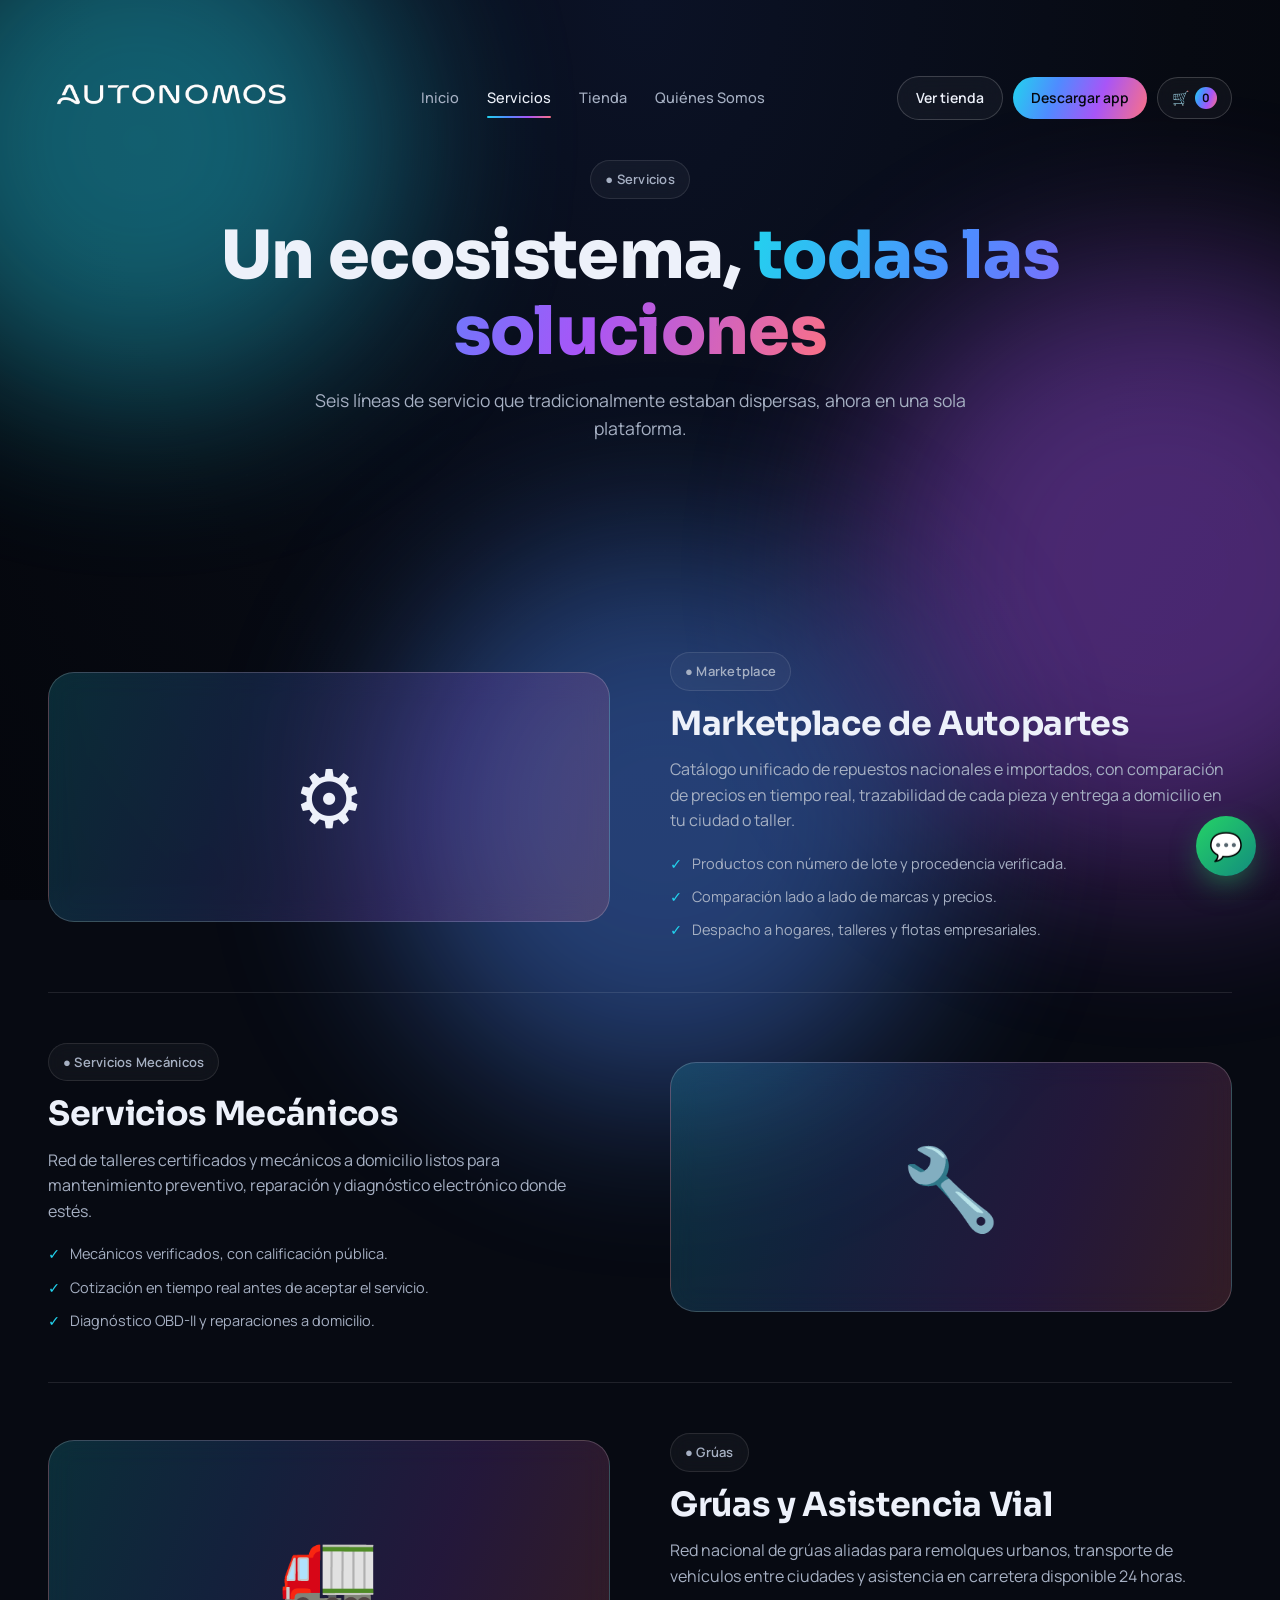
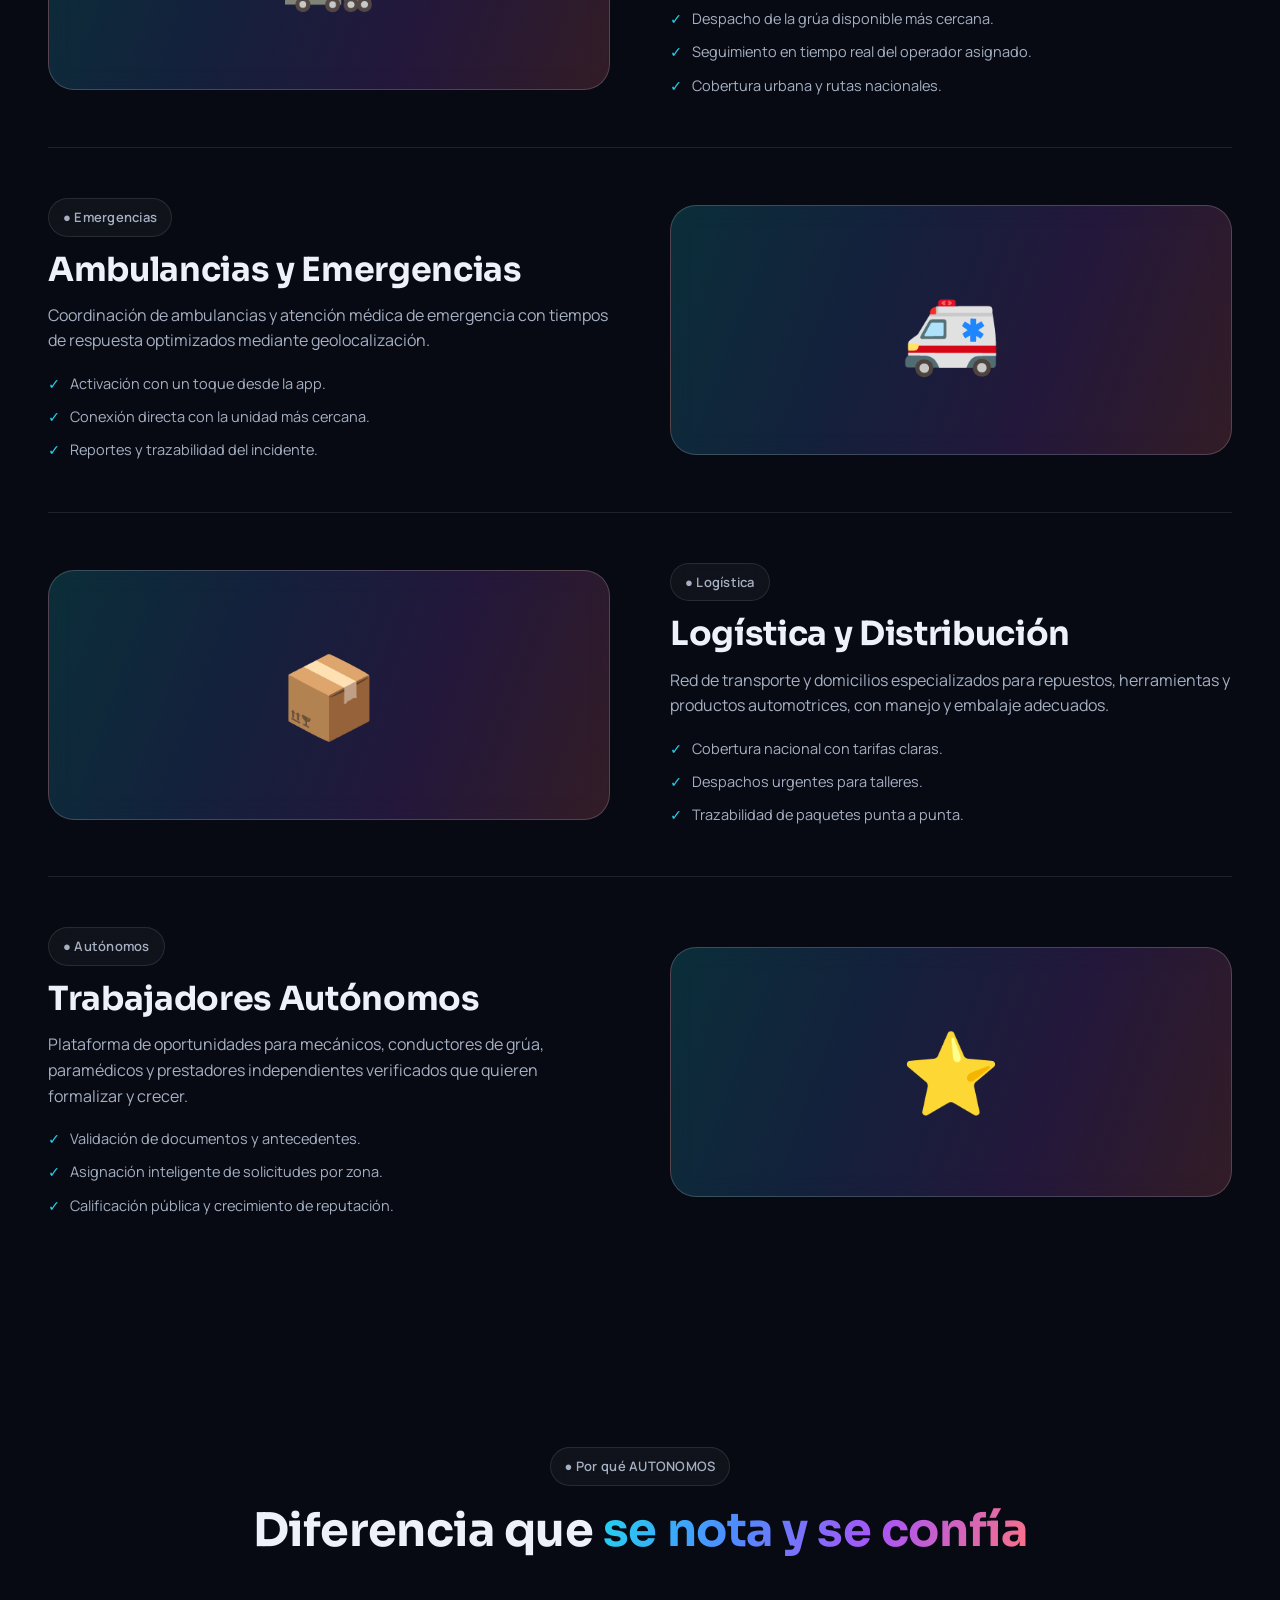
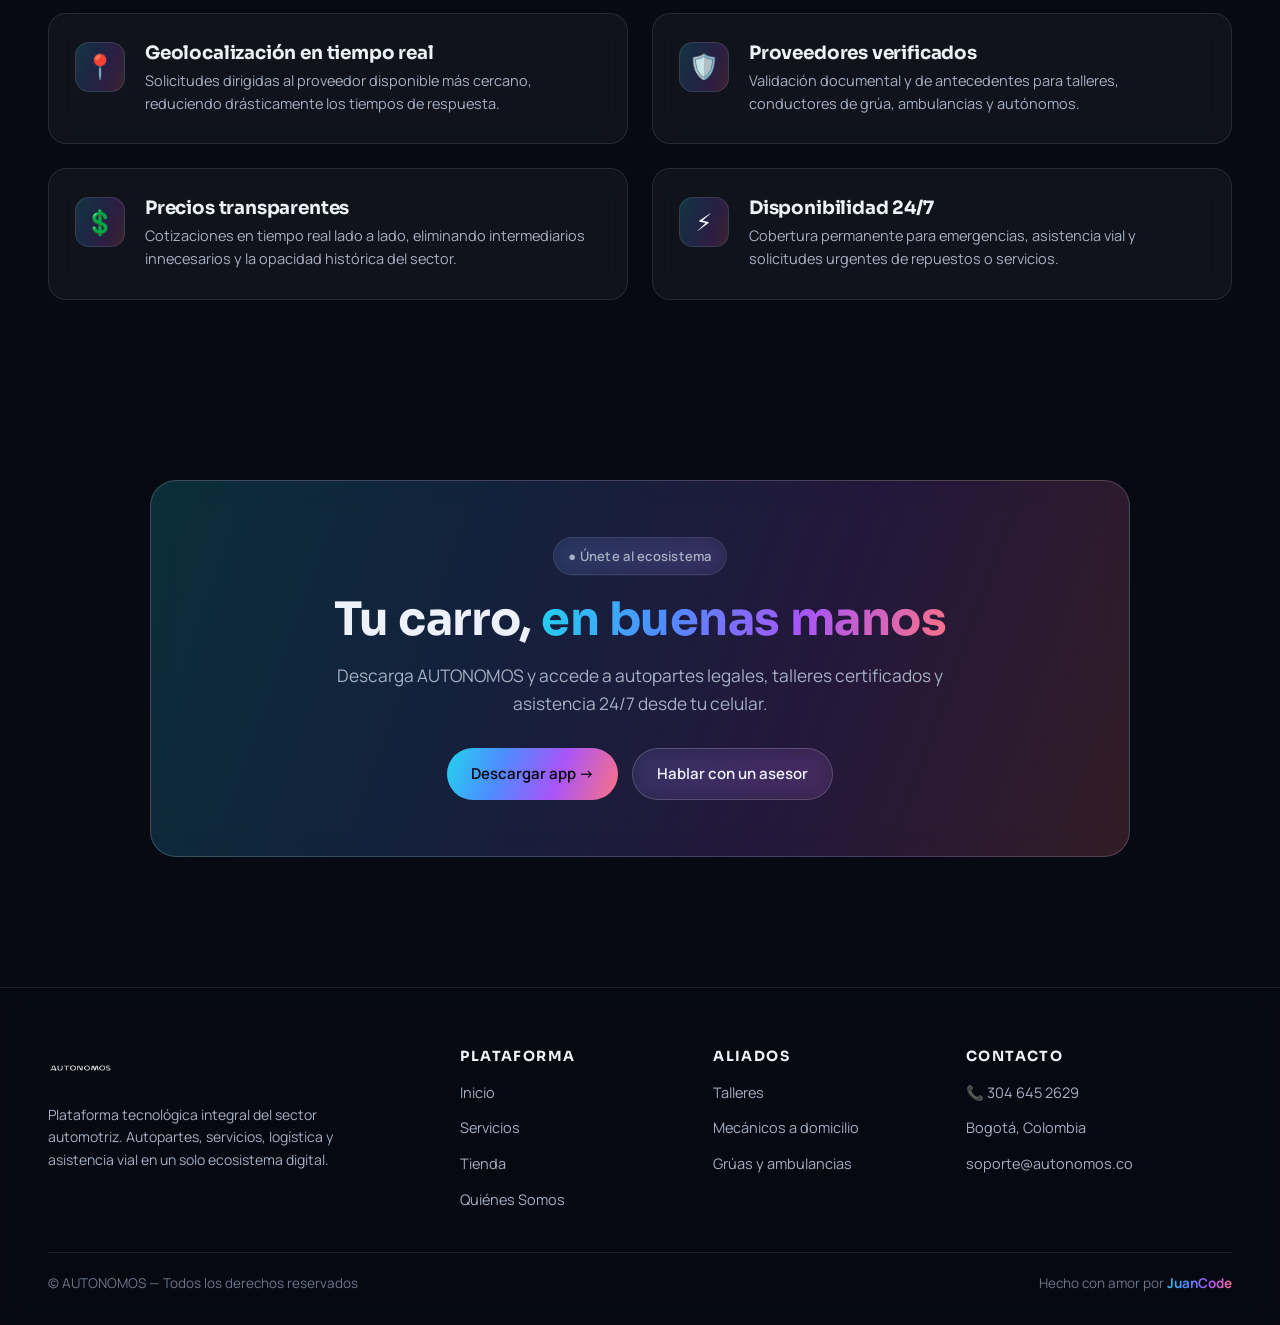
<file: servicios.html>
<!DOCTYPE html>
<html lang="es">
<head>
<meta charset="UTF-8" />
<meta name="viewport" content="width=device-width, initial-scale=1.0" />
<title>Servicios — AUTONOMOS</title>
<meta name="description" content="Marketplace de autopartes, servicios mecánicos, grúas, ambulancias, logística y trabajadores autónomos en una sola plataforma." />
<link rel="preconnect" href="https://fonts.googleapis.com">
<link rel="preconnect" href="https://fonts.gstatic.com" crossorigin>
<link href="https://fonts.googleapis.com/css2?family=Sora:wght@600;700;800&family=Manrope:wght@400;500;600;700&display=swap" rel="stylesheet">
<link rel="stylesheet" href="css/styles.css">
</head>
<body data-page="servicios">

<div class="bg-layer"></div>
<div class="bg-mesh"></div>
<div class="orb orb-1"></div>
<div class="orb orb-2"></div>
<div class="orb orb-3"></div>

<nav id="nav">
  <div class="nav-wrap">
    <a href="index.html" class="nav-logo">
      <img src="image/logo_largo.png" alt="AUTONOMOS" onerror="this.style.display='none'; this.nextElementSibling.style.display='inline-block';">
      <span class="fallback grad-text">AUTONOMOS</span>
    </a>
    <div class="nav-links">
      <a href="index.html" data-nav="inicio">Inicio</a>
      <a href="servicios.html" data-nav="servicios">Servicios</a>
      <a href="tienda.html" data-nav="tienda">Tienda</a>
      <a href="nosotros.html" data-nav="nosotros">Quiénes Somos</a>
    </div>
    <div class="nav-cta">
      <a href="tienda.html" class="btn btn-ghost">Ver tienda</a>
      <a href="#cta" class="btn btn-primary">Descargar app</a>
      <a href="tienda.html" class="cart-icon" aria-label="Carrito">🛒 <span class="cart-count" data-cart-count>0</span></a>
      <button class="hamburger" id="hamburger" aria-label="Menú"><span></span><span></span><span></span></button>
    </div>
  </div>
</nav>

<div class="mobile-menu" id="mobileMenu">
  <a href="index.html" data-nav="inicio">Inicio</a>
  <a href="servicios.html" data-nav="servicios">Servicios</a>
  <a href="tienda.html" data-nav="tienda">Tienda</a>
  <a href="nosotros.html" data-nav="nosotros">Quiénes Somos</a>
  <a href="#cta" class="btn btn-primary">Descargar app</a>
</div>

<section class="page-hero">
  <div class="container">
    <span class="eyebrow reveal">● Servicios</span>
    <h1 class="reveal">Un ecosistema, <span class="grad-text">todas las soluciones</span></h1>
    <p class="reveal">Seis líneas de servicio que tradicionalmente estaban dispersas, ahora en una sola plataforma.</p>
  </div>
</section>

<section>
  <div class="container">
    <div class="svc-detail reveal">
      <div class="svc-detail-visual"><div class="ico">⚙️</div></div>
      <div class="svc-detail-text">
        <span class="eyebrow">● Marketplace</span>
        <h2>Marketplace de Autopartes</h2>
        <p>Catálogo unificado de repuestos nacionales e importados, con comparación de precios en tiempo real, trazabilidad de cada pieza y entrega a domicilio en tu ciudad o taller.</p>
        <ul>
          <li>Productos con número de lote y procedencia verificada.</li>
          <li>Comparación lado a lado de marcas y precios.</li>
          <li>Despacho a hogares, talleres y flotas empresariales.</li>
        </ul>
      </div>
    </div>

    <div class="svc-detail flip reveal">
      <div class="svc-detail-visual"><div class="ico">🔧</div></div>
      <div class="svc-detail-text">
        <span class="eyebrow">● Servicios Mecánicos</span>
        <h2>Servicios Mecánicos</h2>
        <p>Red de talleres certificados y mecánicos a domicilio listos para mantenimiento preventivo, reparación y diagnóstico electrónico donde estés.</p>
        <ul>
          <li>Mecánicos verificados, con calificación pública.</li>
          <li>Cotización en tiempo real antes de aceptar el servicio.</li>
          <li>Diagnóstico OBD-II y reparaciones a domicilio.</li>
        </ul>
      </div>
    </div>

    <div class="svc-detail reveal">
      <div class="svc-detail-visual"><div class="ico">🚛</div></div>
      <div class="svc-detail-text">
        <span class="eyebrow">● Grúas</span>
        <h2>Grúas y Asistencia Vial</h2>
        <p>Red nacional de grúas aliadas para remolques urbanos, transporte de vehículos entre ciudades y asistencia en carretera disponible 24 horas.</p>
        <ul>
          <li>Despacho de la grúa disponible más cercana.</li>
          <li>Seguimiento en tiempo real del operador asignado.</li>
          <li>Cobertura urbana y rutas nacionales.</li>
        </ul>
      </div>
    </div>

    <div class="svc-detail flip reveal">
      <div class="svc-detail-visual"><div class="ico">🚑</div></div>
      <div class="svc-detail-text">
        <span class="eyebrow">● Emergencias</span>
        <h2>Ambulancias y Emergencias</h2>
        <p>Coordinación de ambulancias y atención médica de emergencia con tiempos de respuesta optimizados mediante geolocalización.</p>
        <ul>
          <li>Activación con un toque desde la app.</li>
          <li>Conexión directa con la unidad más cercana.</li>
          <li>Reportes y trazabilidad del incidente.</li>
        </ul>
      </div>
    </div>

    <div class="svc-detail reveal">
      <div class="svc-detail-visual"><div class="ico">📦</div></div>
      <div class="svc-detail-text">
        <span class="eyebrow">● Logística</span>
        <h2>Logística y Distribución</h2>
        <p>Red de transporte y domicilios especializados para repuestos, herramientas y productos automotrices, con manejo y embalaje adecuados.</p>
        <ul>
          <li>Cobertura nacional con tarifas claras.</li>
          <li>Despachos urgentes para talleres.</li>
          <li>Trazabilidad de paquetes punta a punta.</li>
        </ul>
      </div>
    </div>

    <div class="svc-detail flip reveal">
      <div class="svc-detail-visual"><div class="ico">⭐</div></div>
      <div class="svc-detail-text">
        <span class="eyebrow">● Autónomos</span>
        <h2>Trabajadores Autónomos</h2>
        <p>Plataforma de oportunidades para mecánicos, conductores de grúa, paramédicos y prestadores independientes verificados que quieren formalizar y crecer.</p>
        <ul>
          <li>Validación de documentos y antecedentes.</li>
          <li>Asignación inteligente de solicitudes por zona.</li>
          <li>Calificación pública y crecimiento de reputación.</li>
        </ul>
      </div>
    </div>
  </div>
</section>

<section id="diferenciadores">
  <div class="container">
    <div class="section-head reveal">
      <span class="eyebrow">● Por qué AUTONOMOS</span>
      <h2>Diferencia que <span class="grad-text">se nota y se confía</span></h2>
    </div>
    <div class="diff-grid">
      <div class="diff-card reveal"><div class="diff-ico">📍</div><div><h3>Geolocalización en tiempo real</h3><p>Solicitudes dirigidas al proveedor disponible más cercano, reduciendo drásticamente los tiempos de respuesta.</p></div></div>
      <div class="diff-card reveal"><div class="diff-ico">🛡️</div><div><h3>Proveedores verificados</h3><p>Validación documental y de antecedentes para talleres, conductores de grúa, ambulancias y autónomos.</p></div></div>
      <div class="diff-card reveal"><div class="diff-ico">💲</div><div><h3>Precios transparentes</h3><p>Cotizaciones en tiempo real lado a lado, eliminando intermediarios innecesarios y la opacidad histórica del sector.</p></div></div>
      <div class="diff-card reveal"><div class="diff-ico">⚡</div><div><h3>Disponibilidad 24/7</h3><p>Cobertura permanente para emergencias, asistencia vial y solicitudes urgentes de repuestos o servicios.</p></div></div>
    </div>
  </div>
</section>

<section id="cta">
  <div class="container">
    <div class="cta-card reveal">
      <span class="eyebrow">● Únete al ecosistema</span>
      <h2>Tu carro, <span class="grad-text">en buenas manos</span></h2>
      <p>Descarga AUTONOMOS y accede a autopartes legales, talleres certificados y asistencia 24/7 desde tu celular.</p>
      <div class="row">
        <a href="#" class="btn btn-primary">Descargar app →</a>
        <a href="https://wa.me/573046452629" target="_blank" rel="noopener" class="btn btn-ghost">Hablar con un asesor</a>
      </div>
    </div>
  </div>
</section>

<footer>
  <div class="container">
    <div class="foot-grid">
      <div class="foot-col foot-brand">
        <img src="image/logo_largo.png" alt="AUTONOMOS" onerror="this.style.display='none'; this.nextElementSibling.style.display='inline-block';">
        <span class="fallback grad-text">AUTONOMOS</span>
        <p>Plataforma tecnológica integral del sector automotriz. Autopartes, servicios, logística y asistencia vial en un solo ecosistema digital.</p>
      </div>
      <div class="foot-col"><h4>Plataforma</h4><ul>
        <li><a href="index.html">Inicio</a></li>
        <li><a href="servicios.html">Servicios</a></li>
        <li><a href="tienda.html">Tienda</a></li>
        <li><a href="nosotros.html">Quiénes Somos</a></li>
      </ul></div>
      <div class="foot-col"><h4>Aliados</h4><ul>
        <li><a href="servicios.html">Talleres</a></li>
        <li><a href="servicios.html">Mecánicos a domicilio</a></li>
        <li><a href="servicios.html">Grúas y ambulancias</a></li>
      </ul></div>
      <div class="foot-col"><h4>Contacto</h4><ul>
        <li><a href="https://wa.me/573046452629" target="_blank" rel="noopener">📞 304 645 2629</a></li>
        <li><a href="#">Bogotá, Colombia</a></li>
        <li><a href="mailto:soporte@autonomos.co">soporte@autonomos.co</a></li>
      </ul></div>
    </div>
    <div class="foot-bar">
      <div>© AUTONOMOS — Todos los derechos reservados</div>
      <div>Hecho con amor por <span class="grad-text" style="font-weight:700;">JuanCode</span></div>
    </div>
  </div>
</footer>

<a href="https://wa.me/573046452629" target="_blank" rel="noopener" class="wa-float" aria-label="WhatsApp">💬</a>

<script src="js/data.js"></script>
<script src="js/cart.js"></script>
<script src="js/main.js"></script>
</body>
</html>
</file>
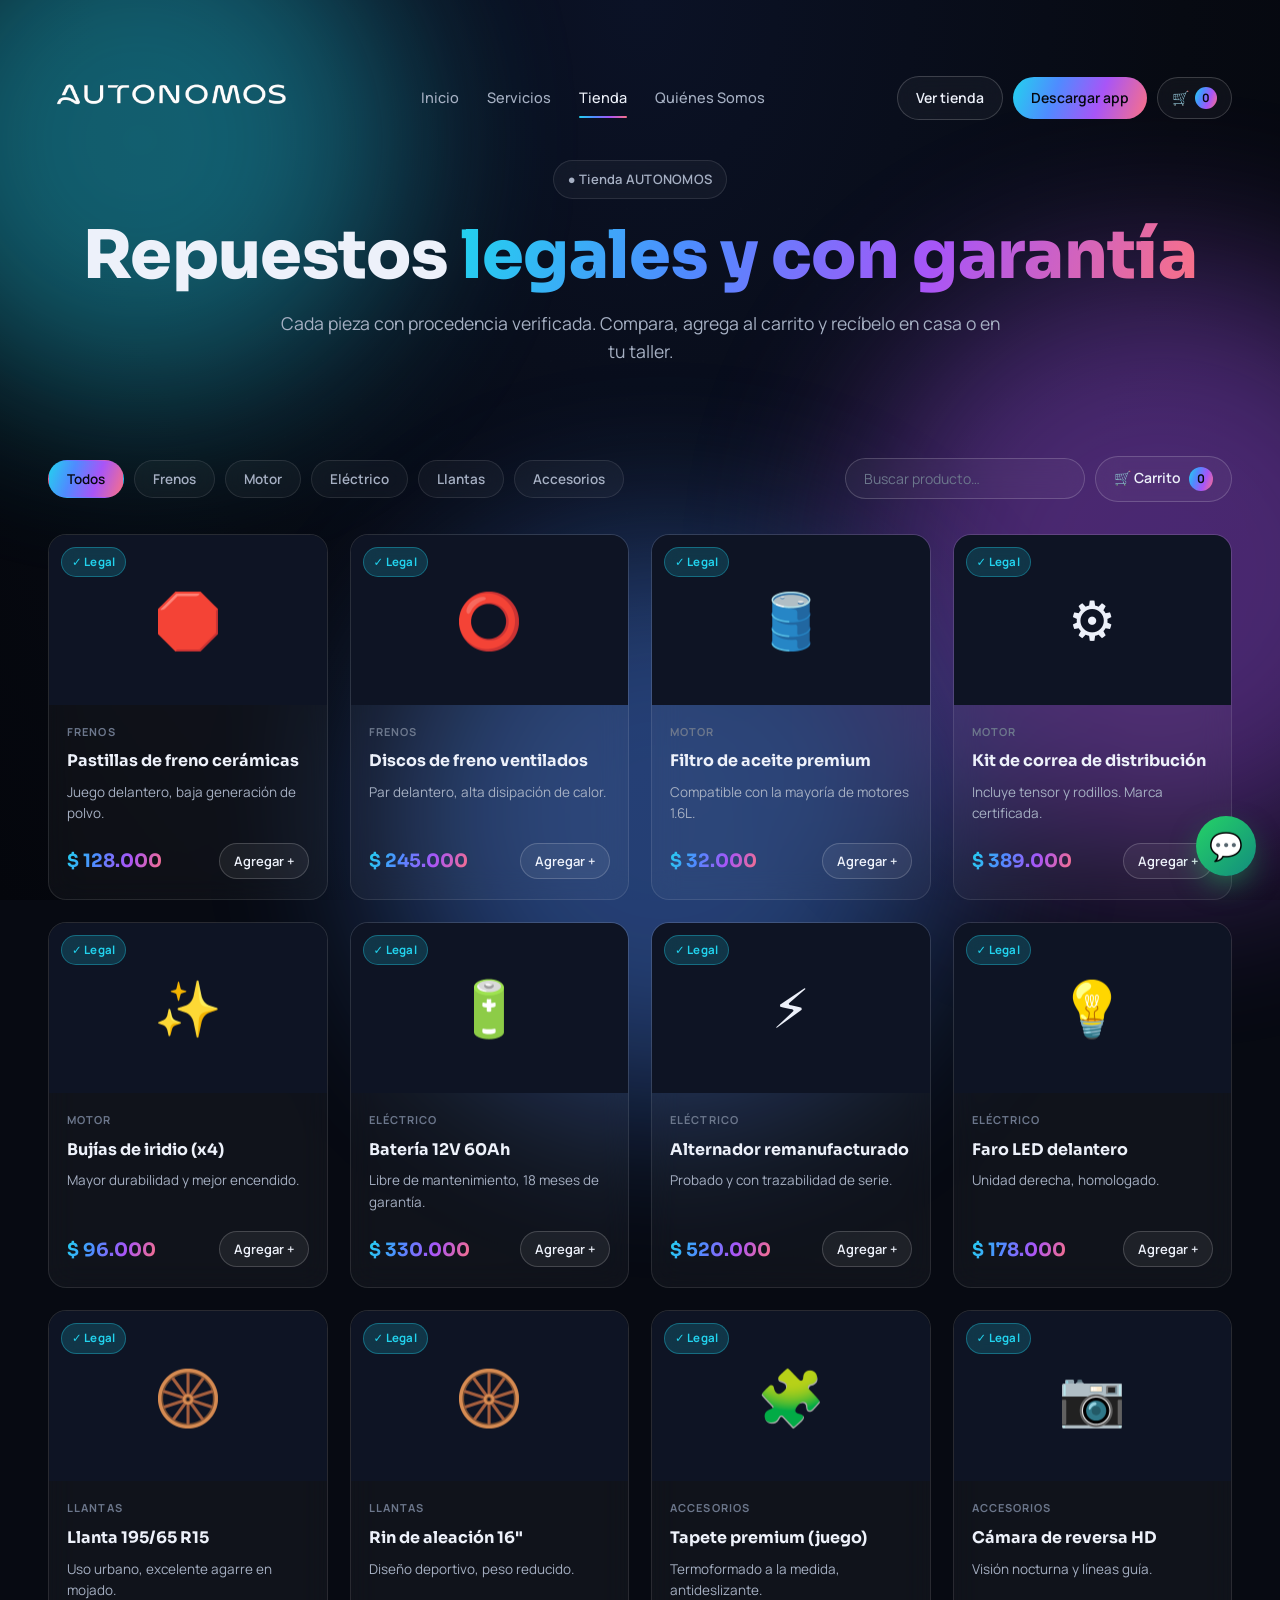
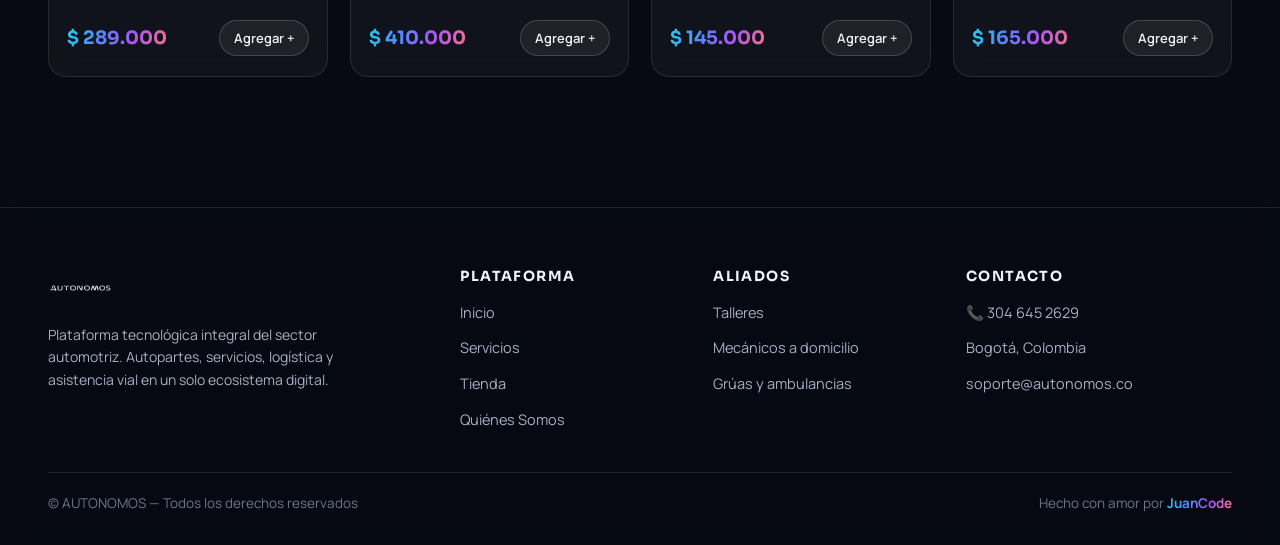
<file: tienda.html>
<!DOCTYPE html>
<html lang="es">
<head>
<meta charset="UTF-8" />
<meta name="viewport" content="width=device-width, initial-scale=1.0" />
<title>Tienda — AUTONOMOS</title>
<meta name="description" content="Catálogo de autopartes legales con trazabilidad. Filtra, compara, agrega al carrito y recibe en casa." />
<link rel="preconnect" href="https://fonts.googleapis.com">
<link rel="preconnect" href="https://fonts.gstatic.com" crossorigin>
<link href="https://fonts.googleapis.com/css2?family=Sora:wght@600;700;800&family=Manrope:wght@400;500;600;700&display=swap" rel="stylesheet">
<link rel="stylesheet" href="css/styles.css">
</head>
<body data-page="tienda">

<div class="bg-layer"></div>
<div class="bg-mesh"></div>
<div class="orb orb-1"></div>
<div class="orb orb-2"></div>
<div class="orb orb-3"></div>

<nav id="nav">
  <div class="nav-wrap">
    <a href="index.html" class="nav-logo">
      <img src="image/logo_largo.png" alt="AUTONOMOS" onerror="this.style.display='none'; this.nextElementSibling.style.display='inline-block';">
      <span class="fallback grad-text">AUTONOMOS</span>
    </a>
    <div class="nav-links">
      <a href="index.html" data-nav="inicio">Inicio</a>
      <a href="servicios.html" data-nav="servicios">Servicios</a>
      <a href="tienda.html" data-nav="tienda">Tienda</a>
      <a href="nosotros.html" data-nav="nosotros">Quiénes Somos</a>
    </div>
    <div class="nav-cta">
      <a href="tienda.html" class="btn btn-ghost">Ver tienda</a>
      <a href="#" class="btn btn-primary">Descargar app</a>
      <a href="#tienda" class="cart-icon" aria-label="Carrito">🛒 <span class="cart-count" data-cart-count>0</span></a>
      <button class="hamburger" id="hamburger" aria-label="Menú"><span></span><span></span><span></span></button>
    </div>
  </div>
</nav>

<div class="mobile-menu" id="mobileMenu">
  <a href="index.html" data-nav="inicio">Inicio</a>
  <a href="servicios.html" data-nav="servicios">Servicios</a>
  <a href="tienda.html" data-nav="tienda">Tienda</a>
  <a href="nosotros.html" data-nav="nosotros">Quiénes Somos</a>
</div>

<section class="page-hero">
  <div class="container">
    <span class="eyebrow reveal">● Tienda AUTONOMOS</span>
    <h1 class="reveal">Repuestos <span class="grad-text">legales y con garantía</span></h1>
    <p class="reveal">Cada pieza con procedencia verificada. Compara, agrega al carrito y recíbelo en casa o en tu taller.</p>
  </div>
</section>

<section id="tienda" style="padding-top:20px;">
  <div class="container">
    <div class="tienda-toolbar reveal">
      <div class="chips" id="chips">
        <button class="chip active" data-cat="todos">Todos</button>
        <button class="chip" data-cat="frenos">Frenos</button>
        <button class="chip" data-cat="motor">Motor</button>
        <button class="chip" data-cat="electrico">Eléctrico</button>
        <button class="chip" data-cat="llantas">Llantas</button>
        <button class="chip" data-cat="accesorios">Accesorios</button>
      </div>
      <div class="search-wrap">
        <input type="text" class="search-input" id="search" placeholder="Buscar producto…" />
        <a href="#" class="cart-pill">🛒 Carrito <span class="cart-count" data-cart-count>0</span></a>
      </div>
    </div>
    <div class="prod-grid" id="prodGrid"></div>
  </div>
</section>

<footer>
  <div class="container">
    <div class="foot-grid">
      <div class="foot-col foot-brand">
        <img src="image/logo_largo.png" alt="AUTONOMOS" onerror="this.style.display='none'; this.nextElementSibling.style.display='inline-block';">
        <span class="fallback grad-text">AUTONOMOS</span>
        <p>Plataforma tecnológica integral del sector automotriz. Autopartes, servicios, logística y asistencia vial en un solo ecosistema digital.</p>
      </div>
      <div class="foot-col"><h4>Plataforma</h4><ul>
        <li><a href="index.html">Inicio</a></li>
        <li><a href="servicios.html">Servicios</a></li>
        <li><a href="tienda.html">Tienda</a></li>
        <li><a href="nosotros.html">Quiénes Somos</a></li>
      </ul></div>
      <div class="foot-col"><h4>Aliados</h4><ul>
        <li><a href="servicios.html">Talleres</a></li>
        <li><a href="servicios.html">Mecánicos a domicilio</a></li>
        <li><a href="servicios.html">Grúas y ambulancias</a></li>
      </ul></div>
      <div class="foot-col"><h4>Contacto</h4><ul>
        <li><a href="https://wa.me/573046452629" target="_blank" rel="noopener">📞 304 645 2629</a></li>
        <li><a href="#">Bogotá, Colombia</a></li>
        <li><a href="mailto:soporte@autonomos.co">soporte@autonomos.co</a></li>
      </ul></div>
    </div>
    <div class="foot-bar">
      <div>© AUTONOMOS — Todos los derechos reservados</div>
      <div>Hecho con amor por <span class="grad-text" style="font-weight:700;">JuanCode</span></div>
    </div>
  </div>
</footer>

<a href="https://wa.me/573046452629" target="_blank" rel="noopener" class="wa-float" aria-label="WhatsApp">💬</a>

<script src="js/data.js"></script>
<script src="js/cart.js"></script>
<script src="js/main.js"></script>
<script>
(function(){
  const grid = document.getElementById('prodGrid');
  const chipsEl = document.getElementById('chips');
  const search = document.getElementById('search');
  let activeCat = 'todos';
  let query = '';

  function render(){
    let items = window.PRODUCTS;
    if (activeCat !== 'todos') items = items.filter(p => p.c === activeCat);
    if (query) {
      const q = query.toLowerCase();
      items = items.filter(p => p.n.toLowerCase().includes(q) || p.d.toLowerCase().includes(q) || p.cat.toLowerCase().includes(q));
    }
    if (!items.length){
      grid.innerHTML = `<div class="empty-state" style="grid-column:1/-1;">No encontramos productos con esos criterios.</div>`;
      return;
    }
    grid.innerHTML = items.map(p => `
      <a href="producto.html?id=${p.id}" class="prod-card">
        <div class="prod-media">
          <span class="prod-badge">✓ Legal</span>
          <span class="emoji">${p.e}</span>
        </div>
        <div class="prod-body">
          <div class="prod-cat">${p.cat}</div>
          <div class="prod-name">${p.n}</div>
          <div class="prod-desc">${p.d}</div>
          <div class="prod-foot">
            <div class="prod-price">${window.formatCOP(p.p)}</div>
            <button class="btn-add" data-id="${p.id}">Agregar +</button>
          </div>
        </div>
      </a>
    `).join('');

    grid.querySelectorAll('.btn-add').forEach(btn => {
      btn.addEventListener('click', (e) => {
        e.preventDefault(); e.stopPropagation();
        window.addToCart(btn.dataset.id);
        const orig = btn.textContent;
        btn.textContent = 'Agregado ✓';
        btn.classList.add('added');
        setTimeout(() => { btn.textContent = orig; btn.classList.remove('added'); }, 900);
      });
    });
  }

  chipsEl.addEventListener('click', (e) => {
    const chip = e.target.closest('.chip');
    if (!chip) return;
    chipsEl.querySelectorAll('.chip').forEach(c => c.classList.remove('active'));
    chip.classList.add('active');
    activeCat = chip.dataset.cat;
    render();
  });
  search.addEventListener('input', (e) => { query = e.target.value.trim(); render(); });

  render();
})();
</script>
</body>
</html>
</file>
<file: css/styles.css>
/* ===== AUTONOMOS — Sistema visual JuanCode ===== */

:root{
  --bg:#070A12; --bg-2:#0B1020;
  --surface:rgba(255,255,255,0.04); --surface-2:rgba(255,255,255,0.06);
  --border:rgba(255,255,255,0.10); --border-strong:rgba(255,255,255,0.18);
  --text:#EDF1FA; --text-dim:#A6B0C3; --text-faint:#6C778C;
  --g1:#22D3EE; --g2:#4F8BFF; --g3:#A855F7; --g4:#FB7185;
  --grad: linear-gradient(110deg, var(--g1) 0%, var(--g2) 32%, var(--g3) 64%, var(--g4) 100%);
  --grad-soft: linear-gradient(110deg, rgba(34,211,238,.18), rgba(79,139,255,.18), rgba(168,85,247,.18), rgba(251,113,133,.18));
  --radius:18px; --radius-lg:26px; --maxw:1240px;
}

*{box-sizing:border-box; margin:0; padding:0;}
html{scroll-behavior:smooth;}
body{
  font-family:'Manrope', system-ui, sans-serif;
  background:var(--bg); color:var(--text);
  font-weight:400; line-height:1.6;
  overflow-x:hidden; min-height:100vh;
  -webkit-font-smoothing:antialiased;
}
a{ color:inherit;}
img{ max-width:100%; display:block;}

/* ===== FONDO GLOBAL ===== */
.bg-layer{
  position:fixed; inset:0; z-index:-2;
  background:radial-gradient(ellipse at top, #0B1226 0%, var(--bg) 60%, #04060C 100%);
  pointer-events:none;
}
.bg-mesh{
  position:fixed; inset:0; z-index:-1;
  background-image: radial-gradient(circle at center, rgba(255,255,255,0.18) 1px, transparent 1.2px);
  background-size:38px 38px;
  opacity:0.05;
  -webkit-mask-image: radial-gradient(ellipse at center, #000 35%, transparent 80%);
  mask-image: radial-gradient(ellipse at center, #000 35%, transparent 80%);
  pointer-events:none;
}
.orb{
  position:fixed; border-radius:50%;
  filter:blur(90px); opacity:0.42; z-index:-1; pointer-events:none;
}
.orb-1{ width:520px; height:520px; background:var(--g1); top:-120px; left:-120px;}
.orb-2{ width:600px; height:600px; background:var(--g3); top:30%; right:-180px;}
.orb-3{ width:560px; height:560px; background:var(--g2); bottom:-200px; left:30%;}

/* ===== HELPERS ===== */
.grad-text{
  background:var(--grad);
  -webkit-background-clip:text; background-clip:text;
  -webkit-text-fill-color:transparent; color:transparent;
}
.container{ max-width:var(--maxw); margin:0 auto; padding:0 28px;}
.eyebrow{
  display:inline-flex; align-items:center; gap:8px;
  font-family:'Manrope'; font-weight:600; font-size:13px;
  color:var(--text-dim);
  padding:8px 14px; border:1px solid var(--border);
  border-radius:999px; background:var(--surface);
  backdrop-filter:blur(10px); -webkit-backdrop-filter:blur(10px);
  letter-spacing:.02em;
}
h1,h2,h3,h4{ font-family:'Sora', sans-serif; line-height:1.15; letter-spacing:-0.01em;}
h1{ font-weight:800; font-size:clamp(2.4rem, 5.2vw, 4.2rem);}
h2{ font-weight:700; font-size:clamp(1.9rem, 3.6vw, 2.9rem);}
h3{ font-weight:700; font-size:1.4rem;}
p{ color:var(--text-dim);}

/* ===== BOTONES ===== */
.btn{
  display:inline-flex; align-items:center; gap:8px;
  font-family:'Manrope'; font-weight:600; font-size:15px;
  padding:13px 24px; border-radius:999px;
  border:none; cursor:pointer; text-decoration:none;
  transition: transform .25s ease, box-shadow .25s ease, background .25s ease;
  white-space:nowrap;
}
.btn-primary{
  background:var(--grad); color:#06080F;
}
.btn-primary:hover{
  transform:translateY(-3px);
  box-shadow:0 14px 38px -10px rgba(79,139,255,.55);
}
.btn-ghost{
  background:var(--surface); color:var(--text);
  border:1px solid var(--border-strong);
  backdrop-filter:blur(12px); -webkit-backdrop-filter:blur(12px);
}
.btn-ghost:hover{
  transform:translateY(-3px);
  background:var(--surface-2);
  box-shadow:0 14px 38px -14px rgba(168,85,247,.5);
}

/* ===== REVEAL ===== */
.reveal{ opacity:0; transform:translateY(28px); transition: all .7s cubic-bezier(.2,.7,.2,1);}
.reveal.in{ opacity:1; transform:none;}

/* ===== NAVBAR ===== */
#nav{
  position:fixed; top:0; left:0; right:0; z-index:50;
  padding:18px 0;
  transition: background .3s ease, backdrop-filter .3s ease, border-color .3s ease, padding .3s ease;
  border-bottom:1px solid transparent;
}
#nav.scrolled{
  background:rgba(7,10,18,.72);
  backdrop-filter:blur(18px); -webkit-backdrop-filter:blur(18px);
  border-bottom-color:var(--border);
  padding:12px 0;
}
.nav-wrap{
  max-width:var(--maxw); margin:0 auto; padding:0 28px;
  display:flex; align-items:center; justify-content:space-between; gap:24px;
}
.nav-logo{ display:flex; align-items:center; gap:10px; text-decoration:none;}
.nav-logo img{ height:160px; width:auto; display:block;}
.nav-logo .fallback{ display:none; font-family:'Sora'; font-weight:800; font-size:1.7rem; letter-spacing:.02em;}
.nav-links{ display:flex; align-items:center; gap:28px;}
.nav-links a{
  position:relative;
  color:var(--text-dim); text-decoration:none;
  font-size:14.5px; font-weight:500;
  transition: color .2s ease;
  padding:6px 0;
}
.nav-links a:hover{ color:var(--text);}
.nav-links a.active{ color:var(--text);}
.nav-links a.active::after{
  content:""; position:absolute; left:0; right:0; bottom:-2px;
  height:2px; border-radius:2px; background:var(--grad);
}
.nav-cta{ display:flex; align-items:center; gap:10px;}
.nav-cta .btn{ padding:10px 18px; font-size:14px;}
.cart-icon{
  display:inline-flex; align-items:center; gap:6px;
  padding:9px 14px; border-radius:999px;
  background:var(--surface); border:1px solid var(--border-strong);
  text-decoration:none; color:var(--text);
  font-size:14px; font-weight:600;
  backdrop-filter:blur(10px); -webkit-backdrop-filter:blur(10px);
  transition: transform .2s ease;
}
.cart-icon:hover{ transform:translateY(-2px);}
.cart-icon .cart-count{
  display:inline-flex; align-items:center; justify-content:center;
  min-width:22px; height:22px; padding:0 7px;
  border-radius:999px; font-size:11.5px; font-weight:700;
  background:var(--grad); color:#06080F;
}
.hamburger{
  display:none; width:42px; height:42px;
  background:var(--surface); border:1px solid var(--border);
  border-radius:12px; cursor:pointer;
  align-items:center; justify-content:center;
  flex-direction:column; gap:5px;
}
.hamburger span{
  width:18px; height:2px; background:var(--text); border-radius:2px;
  transition:transform .3s ease, opacity .3s ease;
}
.hamburger.open span:nth-child(1){ transform:translateY(7px) rotate(45deg);}
.hamburger.open span:nth-child(2){ opacity:0;}
.hamburger.open span:nth-child(3){ transform:translateY(-7px) rotate(-45deg);}

.mobile-menu{
  display:none;
  position:fixed; top:84px; left:16px; right:16px; z-index:49;
  background:rgba(11,16,32,.92);
  border:1px solid var(--border-strong); border-radius:var(--radius);
  backdrop-filter:blur(20px); -webkit-backdrop-filter:blur(20px);
  padding:18px; flex-direction:column; gap:6px;
}
.mobile-menu.open{ display:flex;}
.mobile-menu a{
  color:var(--text-dim); text-decoration:none;
  padding:12px 14px; border-radius:12px;
  font-weight:500; transition: background .2s ease, color .2s ease;
}
.mobile-menu a:hover, .mobile-menu a.active{ background:var(--surface); color:var(--text);}
.mobile-menu .btn{ margin-top:8px; justify-content:center;}

/* ===== PAGE HEADER (heros cortos) ===== */
.page-hero{
  padding:160px 0 70px;
  text-align:center;
}
.page-hero .eyebrow{ margin-bottom:18px;}
.page-hero h1{ margin-bottom:16px;}
.page-hero p{
  font-size:1.1rem; max-width:720px; margin:0 auto;
}

/* ===== HOME HERO ===== */
.hero{ padding:170px 0 90px;}
.hero-grid{
  display:grid; grid-template-columns:1.05fr .95fr;
  gap:60px; align-items:center;
}
.hero-eyebrow{ margin-bottom:22px;}
.hero h1{ margin-bottom:22px;}
.hero .lead{
  font-size:1.12rem; color:var(--text-dim);
  max-width:560px; margin-bottom:22px;
}
.hero .tagline{
  font-style:italic; color:var(--text);
  border-left:3px solid var(--g3);
  padding:8px 0 8px 16px; margin-bottom:30px;
  font-weight:500;
}
.hero-cta{ display:flex; gap:14px; flex-wrap:wrap; margin-bottom:46px;}
.hero-stats{ display:grid; grid-template-columns:repeat(3, 1fr); gap:22px;}
.stat-num{
  font-family:'Sora'; font-weight:800; font-size:1.85rem;
  line-height:1.05; margin-bottom:4px;
  background:var(--grad);
  -webkit-background-clip:text; background-clip:text;
  -webkit-text-fill-color:transparent;
}
.stat-label{ font-size:13px; color:var(--text-faint); line-height:1.4;}

/* HERO logo flotante */
.hero-visual{
  position:relative;
  display:flex; align-items:center; justify-content:center;
  min-height:580px;
}
.hero-glow{
  position:absolute; width:380px; height:380px;
  background:var(--grad); border-radius:50%;
  filter:blur(70px); opacity:.55;
  animation: pulse 5s ease-in-out infinite;
  z-index:0;
}
@keyframes pulse{
  0%,100%{ opacity:.45; transform:scale(.92);}
  50%{ opacity:.7; transform:scale(1.05);}
}
.orbit{
  position:absolute; border:1px dashed rgba(255,255,255,.18);
  border-radius:50%; pointer-events:none;
}
.orbit-1{ width:480px; height:480px; animation: spin 40s linear infinite;}
.orbit-2{ width:600px; height:600px; animation: spin 60s linear infinite reverse; border-color:rgba(168,85,247,.22);}
@keyframes spin{ to { transform: rotate(360deg);} }
.logo-float{
  position:relative; z-index:2;
  width:440px; max-width:80vw;
  animation: float 6s ease-in-out infinite;
  filter: drop-shadow(0 30px 50px rgba(0,0,0,.45));
}
@keyframes float{
  0%,100%{ transform:translateY(0);}
  50%{ transform:translateY(-22px);}
}
.logo-fallback{
  position:relative; z-index:2;
  display:none;
  background:var(--surface); border:1px solid var(--border-strong);
  backdrop-filter:blur(14px); -webkit-backdrop-filter:blur(14px);
  padding:48px 56px; border-radius:var(--radius-lg);
  text-align:center;
}
.logo-fallback .big{ font-family:'Sora'; font-weight:800; font-size:2.6rem; letter-spacing:.08em; margin-bottom:8px;}
.logo-fallback .small{ font-size:13px; color:var(--text-faint);}

/* ===== SECTIONS GENÉRICAS ===== */
section{ padding:90px 0;}
.section-head{ text-align:center; max-width:780px; margin:0 auto 56px;}
.section-head .eyebrow{ margin-bottom:18px;}
.section-head h2{ margin-bottom:16px;}
.section-head p{ font-size:1.05rem;}

/* ===== ALIADO / CTA cards ===== */
.aliado-card, .cta-card{
  background:var(--grad-soft);
  backdrop-filter:blur(16px); -webkit-backdrop-filter:blur(16px);
  border:1px solid var(--border-strong);
  border-radius:var(--radius-lg);
  padding:56px 48px;
  text-align:center;
  max-width:980px; margin:0 auto;
}
.aliado-card .eyebrow, .cta-card .eyebrow{ margin-bottom:18px;}
.aliado-card h3{ font-size:clamp(1.6rem, 3vw, 2.4rem); font-weight:700; margin-bottom:18px;}
.aliado-card p{ font-size:1.08rem; max-width:760px; margin:0 auto;}
.cta-card h2{ margin-bottom:16px;}
.cta-card p{ font-size:1.08rem; max-width:620px; margin:0 auto 30px;}
.cta-card .row{ display:flex; gap:14px; justify-content:center; flex-wrap:wrap;}

/* ===== STAT CARDS (mercado) ===== */
.stat-grid{ display:grid; grid-template-columns:repeat(4, 1fr); gap:22px;}
.stat-card{
  background:var(--surface); border:1px solid var(--border);
  backdrop-filter:blur(14px); -webkit-backdrop-filter:blur(14px);
  border-radius:var(--radius); padding:30px 26px;
  transition: transform .3s ease, border-color .3s ease;
}
.stat-card:hover{ transform:translateY(-4px); border-color:var(--border-strong);}
.stat-card .big{
  font-family:'Sora'; font-weight:800;
  font-size:clamp(2rem, 3vw, 2.6rem);
  line-height:1.05; margin-bottom:10px;
  background:var(--grad);
  -webkit-background-clip:text; background-clip:text;
  -webkit-text-fill-color:transparent;
}
.stat-card .desc{ font-size:14.5px; color:var(--text-dim);}

.warn-card{
  margin-top:32px;
  background:var(--surface-2); border:1px solid var(--border-strong);
  border-left:3px solid var(--g4);
  backdrop-filter:blur(14px); -webkit-backdrop-filter:blur(14px);
  border-radius:var(--radius); padding:26px 30px;
  display:flex; gap:18px; align-items:flex-start;
}
.warn-card .ico{ font-size:1.8rem; flex-shrink:0;}
.warn-card p{ color:var(--text);}
.warn-card strong{ color:var(--text);}

/* ===== SERVICE CARDS ===== */
.svc-grid{ display:grid; grid-template-columns:repeat(3, 1fr); gap:24px;}
.svc-card{
  position:relative;
  background:var(--surface); border:1px solid var(--border);
  backdrop-filter:blur(14px); -webkit-backdrop-filter:blur(14px);
  border-radius:var(--radius); padding:32px 28px;
  transition: transform .35s ease;
  overflow:hidden;
}
.svc-card::before{
  content:""; position:absolute; inset:0;
  padding:1px; border-radius:var(--radius);
  background:var(--grad);
  -webkit-mask: linear-gradient(#000 0 0) content-box, linear-gradient(#000 0 0);
  -webkit-mask-composite: xor; mask-composite: exclude;
  opacity:0; transition: opacity .35s ease;
  pointer-events:none;
}
.svc-card:hover{ transform:translateY(-8px);}
.svc-card:hover::before{ opacity:1;}
.svc-ico{
  width:54px; height:54px; border-radius:14px;
  background:var(--grad-soft); border:1px solid var(--border);
  display:flex; align-items:center; justify-content:center;
  font-size:1.6rem; margin-bottom:18px;
}
.svc-card h3{ font-size:1.2rem; margin-bottom:10px;}
.svc-card p{ font-size:14.5px;}

/* ===== SERVICIO DETALLADO (servicios.html) ===== */
.svc-detail{
  display:grid; grid-template-columns:1fr 1fr; gap:60px;
  align-items:center; padding:50px 0;
  border-top:1px solid var(--border);
}
.svc-detail:first-of-type{ border-top:none;}
.svc-detail.flip .svc-detail-visual{ order:2;}
.svc-detail.flip .svc-detail-text{ order:1;}
.svc-detail-visual{
  background:var(--grad-soft);
  border:1px solid var(--border-strong);
  border-radius:var(--radius-lg);
  padding:60px; text-align:center;
  backdrop-filter:blur(14px); -webkit-backdrop-filter:blur(14px);
}
.svc-detail-visual .ico{ font-size:5rem;}
.svc-detail-text .eyebrow{ margin-bottom:14px;}
.svc-detail-text h2{ font-size:clamp(1.6rem, 2.6vw, 2.2rem); margin-bottom:14px;}
.svc-detail-text p{ margin-bottom:18px; font-size:1rem;}
.svc-detail-text ul{ list-style:none; display:flex; flex-direction:column; gap:10px;}
.svc-detail-text li{
  display:flex; gap:10px; align-items:flex-start;
  color:var(--text-dim); font-size:14.5px;
}
.svc-detail-text li::before{
  content:"✓"; color:var(--g1); font-weight:700; flex-shrink:0;
}

/* ===== DIFERENCIADORES ===== */
.diff-grid{ display:grid; grid-template-columns:repeat(2, 1fr); gap:24px;}
.diff-card{
  display:flex; gap:20px; align-items:flex-start;
  background:var(--surface); border:1px solid var(--border);
  backdrop-filter:blur(14px); -webkit-backdrop-filter:blur(14px);
  border-radius:var(--radius); padding:28px 26px;
  transition: transform .3s ease, border-color .3s ease;
}
.diff-card:hover{ transform:translateY(-4px); border-color:var(--border-strong);}
.diff-ico{
  flex-shrink:0;
  width:50px; height:50px; border-radius:14px;
  background:var(--grad-soft); border:1px solid var(--border);
  display:flex; align-items:center; justify-content:center; font-size:1.5rem;
}
.diff-card h3{ font-size:1.15rem; margin-bottom:6px;}
.diff-card p{ font-size:14.5px;}

/* ===== TIENDA / PRODUCTOS ===== */
.tienda-toolbar{
  display:flex; justify-content:space-between; align-items:center; gap:18px;
  margin-bottom:32px; flex-wrap:wrap;
}
.chips{ display:flex; flex-wrap:wrap; gap:10px;}
.chip{
  font-family:'Manrope'; font-weight:600; font-size:13.5px;
  color:var(--text-dim);
  padding:9px 18px; border-radius:999px;
  background:var(--surface); border:1px solid var(--border);
  cursor:pointer;
  transition: all .25s ease;
  backdrop-filter:blur(10px); -webkit-backdrop-filter:blur(10px);
}
.chip:hover{ color:var(--text); border-color:var(--border-strong);}
.chip.active{ background:var(--grad); color:#06080F; border-color:transparent;}

.search-wrap{
  display:flex; align-items:center; gap:10px;
}
.search-input{
  background:var(--surface); border:1px solid var(--border-strong);
  border-radius:999px; padding:10px 18px; min-width:240px;
  color:var(--text); font-family:'Manrope'; font-size:14px;
  backdrop-filter:blur(10px); -webkit-backdrop-filter:blur(10px);
  outline:none;
}
.search-input::placeholder{ color:var(--text-faint);}
.search-input:focus{ border-color:var(--g2);}

.cart-pill{
  display:inline-flex; align-items:center; gap:8px;
  padding:10px 18px; border-radius:999px;
  background:var(--surface); border:1px solid var(--border-strong);
  backdrop-filter:blur(12px); -webkit-backdrop-filter:blur(12px);
  font-weight:600; font-size:14px; color:var(--text);
  text-decoration:none;
}
.cart-pill .cart-count{
  display:inline-flex; align-items:center; justify-content:center;
  min-width:24px; height:24px; padding:0 7px;
  border-radius:999px; font-size:12px; font-weight:700;
  background:var(--grad); color:#06080F;
}

.prod-grid{ display:grid; grid-template-columns:repeat(4, 1fr); gap:22px;}
.prod-card{
  background:var(--surface); border:1px solid var(--border);
  backdrop-filter:blur(14px); -webkit-backdrop-filter:blur(14px);
  border-radius:var(--radius); overflow:hidden;
  display:flex; flex-direction:column;
  transition: transform .3s ease, border-color .3s ease;
  text-decoration:none; color:inherit;
  position:relative;
}
.prod-card:hover{ transform:translateY(-6px); border-color:var(--border-strong);}
.prod-media{
  position:relative; height:170px;
  background:#0E1424;
  display:flex; align-items:center; justify-content:center;
  overflow:hidden;
}
.prod-media .emoji{ font-size:3.4rem;}
.prod-badge{
  position:absolute; top:12px; left:12px;
  background:rgba(34,211,238,.18); color:var(--g1);
  border:1px solid rgba(34,211,238,.35);
  font-size:11.5px; font-weight:700;
  padding:5px 10px; border-radius:999px;
  letter-spacing:.02em;
  backdrop-filter:blur(8px); -webkit-backdrop-filter:blur(8px);
}
.prod-body{ padding:18px 18px 20px; display:flex; flex-direction:column; gap:8px; flex:1;}
.prod-cat{ font-size:11px; font-weight:700; letter-spacing:.1em; text-transform:uppercase; color:var(--text-faint);}
.prod-name{ font-family:'Sora'; font-weight:700; font-size:1rem; color:var(--text);}
.prod-desc{ font-size:13.5px; color:var(--text-dim); flex:1;}
.prod-foot{
  display:flex; justify-content:space-between; align-items:center;
  margin-top:10px; gap:10px;
}
.prod-price{
  font-family:'Sora'; font-weight:700; font-size:1.15rem;
  background:var(--grad);
  -webkit-background-clip:text; background-clip:text;
  -webkit-text-fill-color:transparent;
}
.btn-add{
  font-family:'Manrope'; font-weight:600; font-size:13px;
  padding:8px 14px; border-radius:999px;
  background:var(--surface-2); color:var(--text);
  border:1px solid var(--border-strong); cursor:pointer;
  transition: all .25s ease;
}
.btn-add:hover{ background:var(--grad); color:#06080F; border-color:transparent;}
.btn-add.added{ background:var(--g1); color:#06080F; border-color:transparent;}

.empty-state{
  text-align:center; padding:60px 20px;
  color:var(--text-faint); font-size:1rem;
}

/* ===== PRODUCTO INDIVIDUAL ===== */
.product-page{ padding:140px 0 80px;}
.crumb{ font-size:13.5px; color:var(--text-faint); margin-bottom:16px;}
.crumb a{ color:var(--text-dim); text-decoration:none;}
.crumb a:hover{ color:var(--text);}
.product-grid{
  display:grid; grid-template-columns:1fr 1fr; gap:50px; align-items:flex-start;
}
.product-media{
  position:relative;
  background:#0E1424;
  border:1px solid var(--border);
  border-radius:var(--radius-lg);
  height:480px;
  display:flex; align-items:center; justify-content:center;
  overflow:hidden;
}
.product-media .emoji{ font-size:9rem;}
.product-media .prod-badge{ top:16px; left:16px;}

.product-info h1{
  font-size:clamp(1.8rem, 3.2vw, 2.6rem);
  margin-bottom:12px;
}
.product-price{
  font-family:'Sora'; font-weight:800; font-size:2.2rem;
  background:var(--grad);
  -webkit-background-clip:text; background-clip:text;
  -webkit-text-fill-color:transparent;
  margin-bottom:20px;
}
.product-desc{ font-size:1.02rem; color:var(--text-dim); margin-bottom:24px;}

.specs-table{
  background:var(--surface); border:1px solid var(--border);
  border-radius:var(--radius); padding:20px 24px;
  margin-bottom:24px;
  backdrop-filter:blur(12px); -webkit-backdrop-filter:blur(12px);
}
.specs-table h4{
  font-family:'Sora'; font-weight:700; font-size:14px;
  text-transform:uppercase; letter-spacing:.1em;
  color:var(--text); margin-bottom:12px;
}
.specs-table .row{
  display:flex; justify-content:space-between; padding:8px 0;
  border-bottom:1px solid var(--border);
  font-size:14px;
}
.specs-table .row:last-child{ border-bottom:none;}
.specs-table .row span:first-child{ color:var(--text-faint);}
.specs-table .row span:last-child{ color:var(--text); font-weight:500;}

.qty-wrap{
  display:flex; align-items:center; gap:14px; margin-bottom:18px;
}
.qty-control{
  display:inline-flex; align-items:center;
  background:var(--surface); border:1px solid var(--border-strong);
  border-radius:999px; overflow:hidden;
}
.qty-btn{
  width:38px; height:38px;
  background:transparent; border:none; color:var(--text);
  font-size:1.2rem; cursor:pointer;
  display:flex; align-items:center; justify-content:center;
}
.qty-btn:hover{ background:var(--surface-2);}
.qty-val{
  min-width:36px; text-align:center;
  font-family:'Sora'; font-weight:700; font-size:1rem;
}
.qty-label{ font-size:14px; color:var(--text-faint);}

.product-actions{ display:flex; gap:14px; flex-wrap:wrap; margin-bottom:24px;}

.trust-row{
  display:flex; gap:18px; flex-wrap:wrap;
  font-size:13.5px; color:var(--text-dim);
  padding-top:18px; border-top:1px solid var(--border);
}
.trust-row span{ display:inline-flex; align-items:center; gap:6px;}

.related{ margin-top:60px;}
.related h3{ margin-bottom:24px;}

.not-found{
  text-align:center; padding:80px 20px;
  background:var(--surface); border:1px solid var(--border);
  border-radius:var(--radius-lg);
  backdrop-filter:blur(12px); -webkit-backdrop-filter:blur(12px);
}
.not-found h2{ margin-bottom:14px;}
.not-found p{ margin-bottom:24px;}

/* ===== NOSOTROS ===== */
.mv-grid{
  display:grid; grid-template-columns:1fr 1fr; gap:24px;
}
.mv-card{
  background:var(--surface); border:1px solid var(--border);
  backdrop-filter:blur(14px); -webkit-backdrop-filter:blur(14px);
  border-radius:var(--radius-lg); padding:36px 32px;
  position:relative; overflow:hidden;
}
.mv-card::before{
  content:""; position:absolute; top:0; left:0; right:0; height:3px;
  background:var(--grad);
}
.mv-card .label{
  font-family:'Sora'; font-weight:700; font-size:13px;
  text-transform:uppercase; letter-spacing:.15em;
  background:var(--grad);
  -webkit-background-clip:text; background-clip:text;
  -webkit-text-fill-color:transparent;
  margin-bottom:14px;
}
.mv-card h3{ font-size:1.5rem; margin-bottom:14px;}
.mv-card p{ font-size:15px; line-height:1.7;}

.principios-grid{
  display:grid; grid-template-columns:repeat(3, 1fr); gap:22px;
}
.principio-card{
  background:var(--surface); border:1px solid var(--border);
  backdrop-filter:blur(14px); -webkit-backdrop-filter:blur(14px);
  border-radius:var(--radius); padding:28px 26px;
  transition: transform .3s ease, border-color .3s ease;
}
.principio-card:hover{ transform:translateY(-4px); border-color:var(--border-strong);}
.principio-card .num{
  font-family:'Sora'; font-weight:800; font-size:1.4rem;
  background:var(--grad);
  -webkit-background-clip:text; background-clip:text;
  -webkit-text-fill-color:transparent;
  margin-bottom:8px;
}
.principio-card h3{ font-size:1.15rem; margin-bottom:8px;}
.principio-card p{ font-size:14px;}

.expand-card{
  background:var(--grad-soft);
  border:1px solid var(--border-strong);
  border-radius:var(--radius-lg);
  padding:44px 40px;
  backdrop-filter:blur(14px); -webkit-backdrop-filter:blur(14px);
  margin-top:24px;
}
.expand-card h3{ margin-bottom:14px;}
.expand-card p{ font-size:1.02rem; margin-bottom:14px;}
.expand-card .flags{
  display:flex; flex-wrap:wrap; gap:10px; margin-top:14px;
}
.expand-card .flag-chip{
  padding:7px 14px; border-radius:999px;
  background:var(--surface-2); border:1px solid var(--border);
  font-size:13px; font-weight:600; color:var(--text);
}

/* ===== FOOTER ===== */
footer{
  border-top:1px solid var(--border);
  padding:60px 0 30px; margin-top:40px;
  background:rgba(7,10,18,.55);
  backdrop-filter:blur(12px); -webkit-backdrop-filter:blur(12px);
}
.foot-grid{
  display:grid; grid-template-columns:1.4fr .8fr .8fr 1fr; gap:40px;
  margin-bottom:40px;
}
.foot-col h4{
  font-family:'Sora'; font-weight:700; font-size:14px;
  text-transform:uppercase; letter-spacing:.1em;
  color:var(--text); margin-bottom:16px;
}
.foot-col ul{ list-style:none; display:flex; flex-direction:column; gap:10px;}
.foot-col a{ color:var(--text-dim); text-decoration:none; font-size:14.5px; transition: color .2s ease;}
.foot-col a:hover{ color:var(--text);}
.foot-brand img{ height:42px; width:auto; margin-bottom:14px; display:block;}
.foot-brand .fallback{ display:none; font-family:'Sora'; font-weight:800; font-size:1.4rem; letter-spacing:.02em; margin-bottom:14px;}
.foot-brand p{ font-size:14px; color:var(--text-dim); max-width:320px;}
.foot-bar{
  border-top:1px solid var(--border);
  padding-top:20px;
  display:flex; justify-content:space-between; align-items:center;
  gap:14px; flex-wrap:wrap;
  font-size:13.5px; color:var(--text-faint);
}

/* ===== WHATSAPP FLOTANTE ===== */
.wa-float{
  position:fixed; bottom:24px; right:24px;
  width:60px; height:60px; border-radius:50%;
  background:linear-gradient(135deg, #25D366 0%, #128C7E 100%);
  display:flex; align-items:center; justify-content:center;
  font-size:1.7rem; text-decoration:none;
  z-index:40; color:#fff;
  box-shadow:0 12px 32px -8px rgba(37,211,102,.6);
  animation: wa-pulse 2.2s ease-out infinite;
}
@keyframes wa-pulse{
  0%{ box-shadow:0 0 0 0 rgba(37,211,102,.6);}
  70%{ box-shadow:0 0 0 22px rgba(37,211,102,0);}
  100%{ box-shadow:0 0 0 0 rgba(37,211,102,0);}
}

.center-cta{ text-align:center; margin-top:36px;}

/* ===== RESPONSIVE ===== */
@media (max-width: 1024px){
  .hero{ padding:140px 0 70px;}
  .hero-grid{ grid-template-columns:1fr; gap:40px; text-align:center;}
  .hero .lead{ margin-left:auto; margin-right:auto;}
  .hero .tagline{
    border-left:none; border-top:3px solid var(--g3);
    padding:14px 0 0; max-width:560px; margin-left:auto; margin-right:auto;
  }
  .hero-cta{ justify-content:center;}
  .hero-stats{ max-width:560px; margin:0 auto;}
  .hero-visual{ min-height:480px;}
  .logo-float{ width:360px;}
  .orbit-1{ width:400px; height:400px;}
  .orbit-2{ width:520px; height:520px;}

  .stat-grid, .svc-grid, .prod-grid, .diff-grid, .principios-grid, .mv-grid{
    grid-template-columns:repeat(2, 1fr);
  }
  .principios-grid{ grid-template-columns:repeat(2, 1fr);}
  .foot-grid{ grid-template-columns:1fr 1fr; gap:30px;}

  .svc-detail{ grid-template-columns:1fr; gap:30px;}
  .svc-detail.flip .svc-detail-visual{ order:0;}
  .svc-detail.flip .svc-detail-text{ order:0;}
  .svc-detail-visual{ padding:40px;}

  .product-grid{ grid-template-columns:1fr; gap:30px;}
  .product-media{ height:380px;}
}
@media (max-width: 640px){
  section{ padding:76px 0;}
  .container{ padding:0 20px;}
  .nav-links, .nav-cta .btn-ghost{ display:none;}
  .hamburger{ display:flex;}
  .nav-logo img{ height:42px;}
  .nav-cta .btn-primary{ display:none;}

  .hero{ padding:120px 0 60px;}
  .page-hero{ padding:120px 0 50px;}
  .hero h1{ font-size:2.2rem;}
  .hero-stats{ grid-template-columns:1fr; gap:18px;}
  .logo-float{ width:280px;}
  .orbit-1{ width:320px; height:320px;}
  .orbit-2{ width:420px; height:420px;}
  .hero-visual{ min-height:380px;}
  .hero-glow{ width:280px; height:280px;}

  .stat-grid, .svc-grid, .prod-grid, .diff-grid, .principios-grid, .mv-grid{
    grid-template-columns:1fr;
  }
  .aliado-card, .cta-card{ padding:42px 26px;}
  .tienda-toolbar{ justify-content:center; flex-direction:column;}
  .chips{ justify-content:center;}
  .search-input{ min-width:0; width:100%;}
  .search-wrap{ width:100%; flex-direction:column;}
  .cart-pill{ align-self:center;}

  .product-media{ height:300px;}
  .product-media .emoji{ font-size:6rem;}

  .foot-grid{ grid-template-columns:1fr; gap:24px;}
  .foot-bar{ justify-content:center; text-align:center;}
}
</file>
